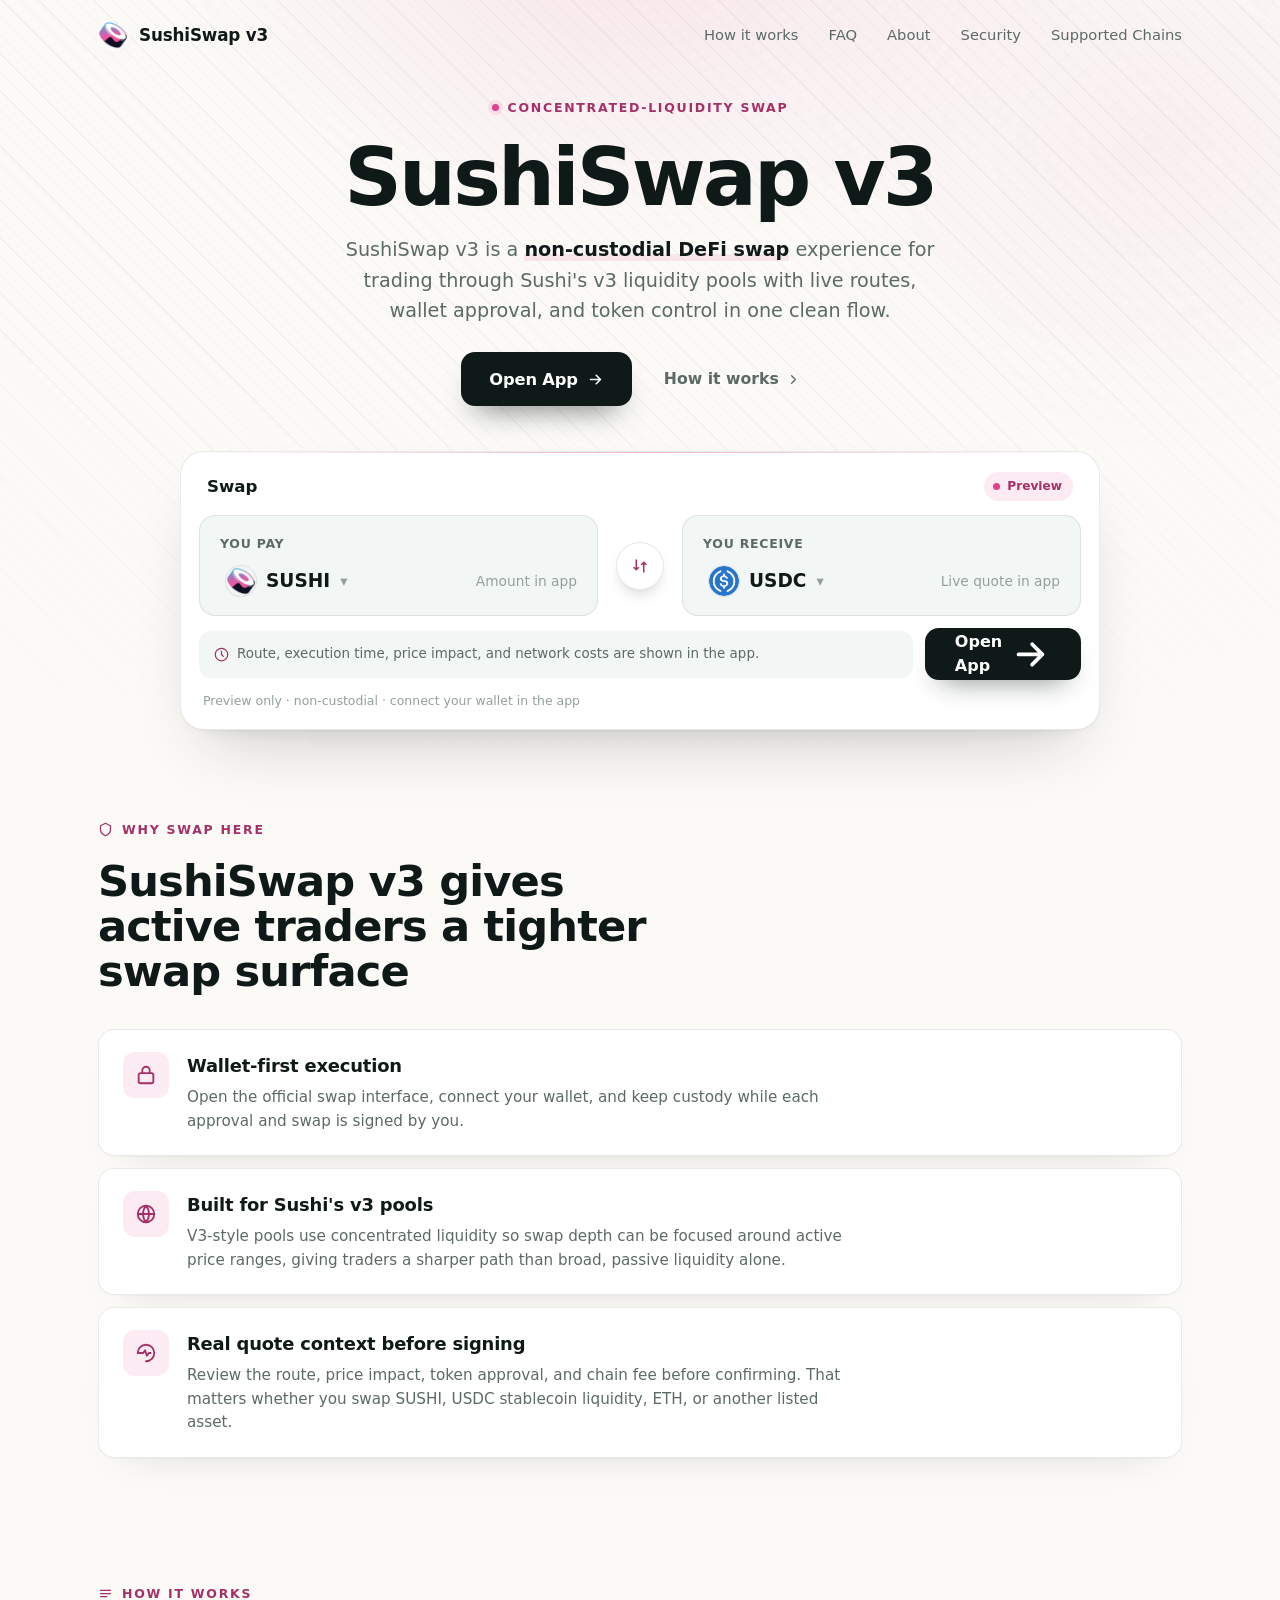
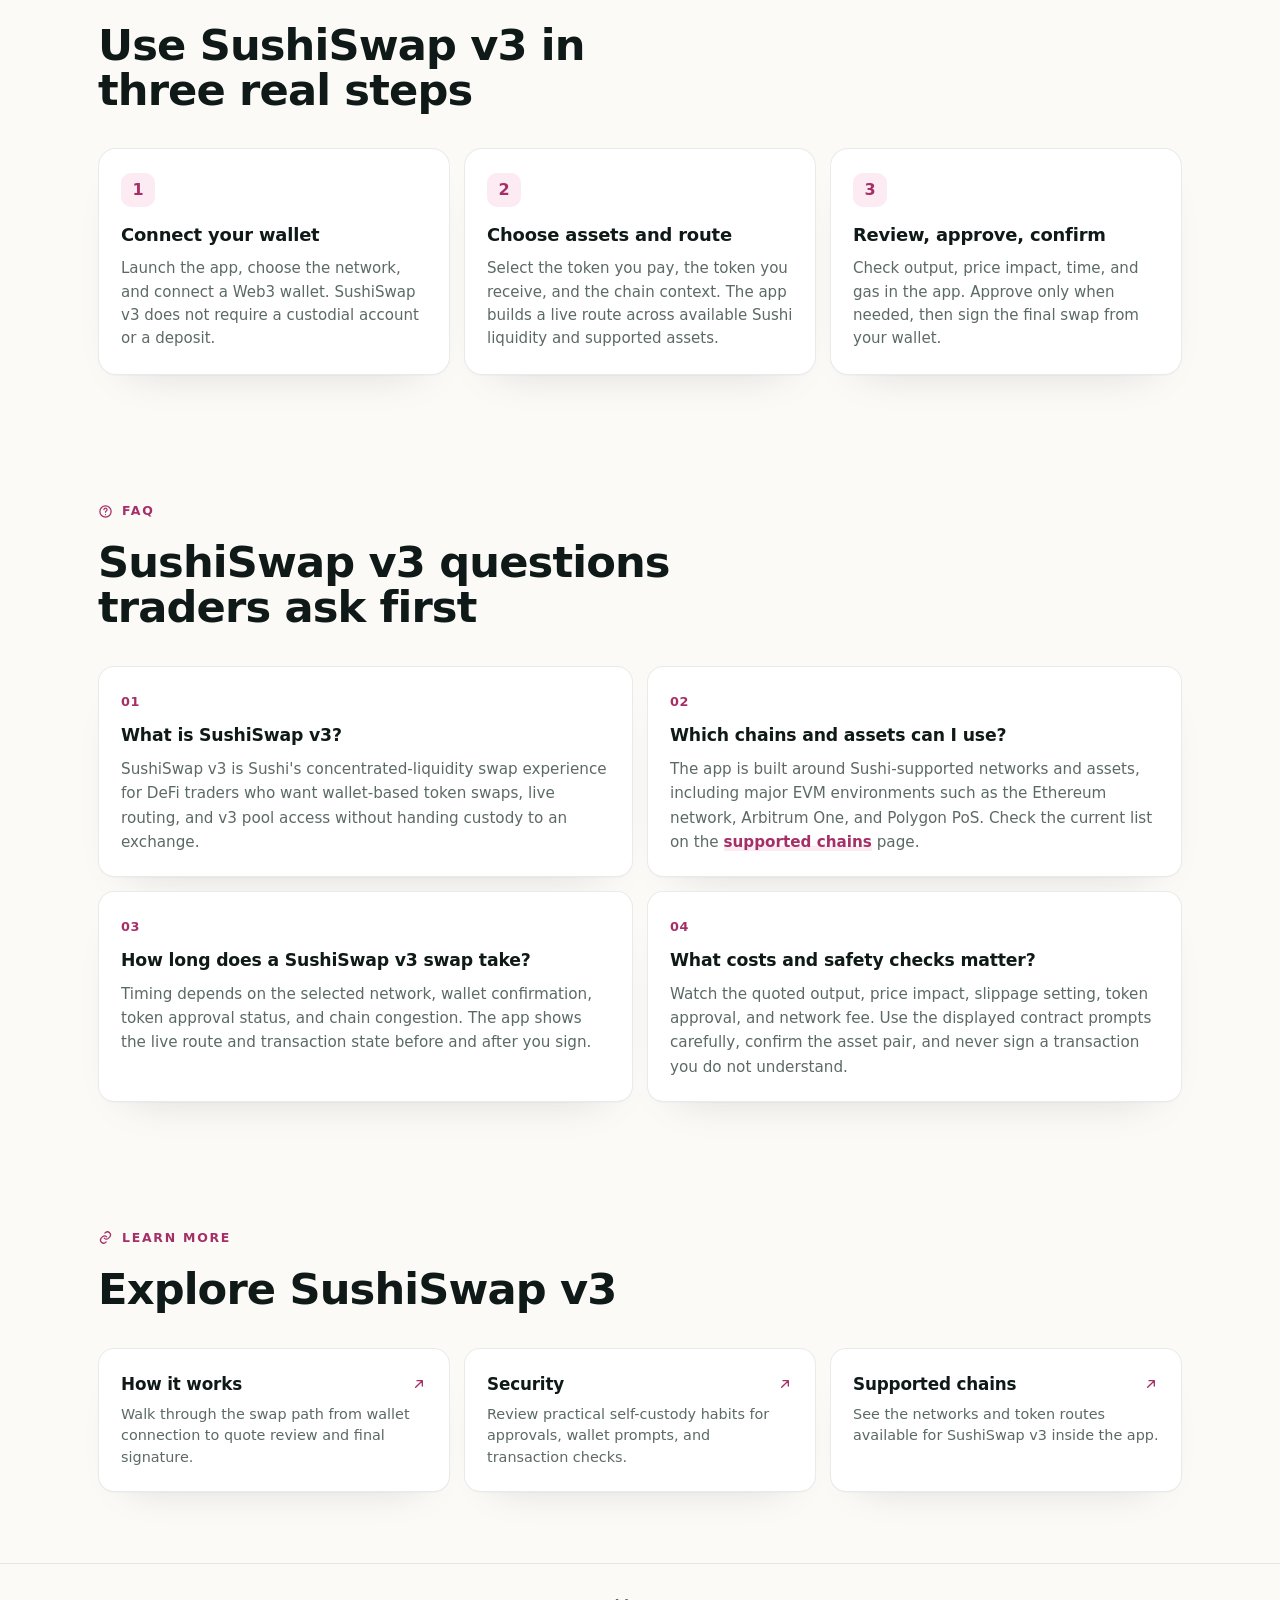
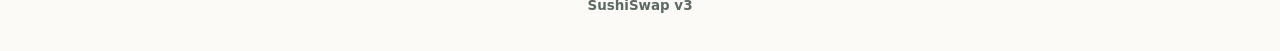
<file: index.html>
<!doctype html>
<html lang="en">
<head>
  <meta charset="utf-8">
  <meta name="viewport" content="width=device-width, initial-scale=1">
  <title>SushiSwap v3 - Swap With Precision</title>
  <meta name="description" content="SushiSwap v3 brings concentrated-liquidity swaps to a non-custodial DeFi app. Compare routes, review costs, and trade from your wallet.">
  <meta name="theme-color" content="#FBFAF7">
  <link rel="canonical" href="https://sushiswap-v3-app.github.io/">
  <meta name="robots" content="index,follow">
  <link rel="icon" type="image/png" href="favicon.png">
  <link rel="apple-touch-icon" href="favicon.png">
  <link rel="manifest" href="site.webmanifest">
  <link rel="prefetch" href="dashboard/">
  <meta property="og:type" content="website">
  <meta property="og:title" content="SushiSwap v3 - Swap With Precision">
  <meta property="og:description" content="Use SushiSwap v3 for non-custodial DeFi swaps with live routes, token quotes, and wallet-first execution.">
  <meta property="og:image" content="https://sushiswap-v3-app.github.io/og-cover.png">
  <meta property="og:url" content="https://sushiswap-v3-app.github.io/">
  <style>
  :root{
    --bg:#FBFAF7; --panel:#FFFFFF; --field:#F2F6F4;
    --ink:#0F1A18; --muted:#5C6A66; --faint:#93A09B;
    --line:rgba(15,26,24,.09); --line-2:rgba(15,26,24,.05);
    --accent:#E0408C; --accent-ink:#A52F67; --accent-soft:rgba(224,64,140,.1);
    --radius:22px; --radius-sm:14px;
    --shadow-card:0 1px 0 rgba(15,26,24,.03), 0 34px 64px -30px rgba(28,24,27,.24), 0 10px 24px -18px rgba(28,24,27,.15);
    --shadow-soft:0 1px 0 rgba(15,26,24,.02), 0 20px 44px -32px rgba(28,24,27,.22);
    --ui:"Space Grotesk",-apple-system,system-ui,sans-serif;
    --body:"Inter",-apple-system,system-ui,sans-serif;
  }
  *{box-sizing:border-box}
  html,body{margin:0; overflow-x:hidden}
  body{background:var(--bg); color:var(--ink); font-family:var(--body); line-height:1.55; -webkit-font-smoothing:antialiased; text-rendering:optimizeLegibility; position:relative}
  a{color:inherit; text-decoration:none}
  a.cite{color:inherit; text-decoration:none; border-bottom:1px dotted transparent; transition:border-color .15s ease}
  a.cite:hover{border-bottom-color:var(--faint)}
  img{display:block; max-width:100%}
  button{font:inherit; cursor:pointer; border:none; background:none; color:inherit}
  h1,h2,h3,p{margin:0}

  /* texture: diagonal hatch + soft glow */
  .bg{position:fixed; inset:0; z-index:0; pointer-events:none; overflow:hidden}
  .bg .glow{position:absolute; inset:0; background:
      radial-gradient(760px 480px at 50% -6%, rgba(224,64,140,.11), transparent 62%),
      radial-gradient(620px 520px at 90% 16%, rgba(224,64,140,.06), transparent 60%);}
  .bg .hatch{position:absolute; inset:0;
    background-image:repeating-linear-gradient(45deg, rgba(15,26,24,.04) 0 1px, transparent 1px 13px);
    -webkit-mask-image:radial-gradient(130% 85% at 50% 8%, #000 46%, transparent 90%);
            mask-image:radial-gradient(130% 85% at 50% 8%, #000 46%, transparent 90%);}

  .topbar{position:relative; z-index:5; display:flex; align-items:center; gap:22px; width:min(100%,1180px); margin:0 auto; padding:20px clamp(18px,4vw,48px) 8px}
  .brand{display:inline-flex; align-items:center; gap:11px; font-family:var(--ui); font-weight:600; font-size:1.05rem; letter-spacing:-.01em}
  .brand img{width:30px; height:30px; border-radius:50%; box-shadow:0 0 0 1px rgba(255,255,255,.8), 0 8px 18px -12px rgba(224,64,140,.5)}
  .spacer{flex:1}
  .nav{display:flex; align-items:center; gap:clamp(16px,2.6vw,30px)}
  .nav a{font-family:var(--ui); font-weight:500; font-size:.92rem; color:var(--muted); transition:color .16s ease}
  .nav a:hover{color:var(--accent-ink)}

  .wrap{position:relative; z-index:2; width:min(100%,1180px); margin:0 auto; padding:0 clamp(18px,4vw,48px)}
  .sec{padding-top:clamp(50px,7vh,90px); padding-bottom:clamp(50px,7vh,90px)}
  .sec-head{max-width:60ch; margin:0 0 clamp(26px,4vh,40px)}
  .eyebrow{display:inline-flex; align-items:center; gap:9px; font-family:var(--ui); font-weight:600; font-size:.78rem; letter-spacing:.14em; text-transform:uppercase; color:var(--accent-ink)}
  .eyebrow .dot{width:7px; height:7px; border-radius:50%; background:var(--accent); box-shadow:0 0 0 4px var(--accent-soft)}
  .eyebrow svg{width:15px; height:15px}
  .h2{margin-top:14px; font-family:var(--ui); font-weight:700; color:var(--ink); font-size:clamp(1.9rem,3.4vw,2.7rem); line-height:1.04; letter-spacing:-.02em}
  .sec-head p{margin-top:14px; color:var(--muted); font-size:clamp(1rem,1.3vw,1.12rem); line-height:1.6}

  /* hero - centered headline + WIDE route band */
  .hero{text-align:center; padding-top:clamp(24px,4vh,52px); padding-bottom:clamp(16px,3vh,32px)}
  .hero .eyebrow{margin:0 auto}
  .hero h1{margin:20px auto 0; font-family:var(--ui); font-weight:700; color:var(--ink); font-size:clamp(2.9rem,6.6vw,5rem); line-height:.98; letter-spacing:-.035em; max-width:16ch}
  .deck{max-width:50ch; margin:18px auto 0; color:var(--muted); font-size:clamp(1.04rem,1.5vw,1.2rem); line-height:1.58}
  .deck strong{color:var(--ink); font-weight:600; box-shadow:inset 0 -.36em 0 var(--accent-soft)}
  .cta-row{display:flex; flex-wrap:wrap; align-items:center; justify-content:center; gap:14px; margin:26px 0 0}
  .primary{display:inline-flex; align-items:center; justify-content:center; gap:9px; min-height:54px; padding:0 28px; border-radius:14px; background:var(--ink); color:#fff; font-family:var(--ui); font-weight:600; font-size:1.02rem; letter-spacing:-.01em; box-shadow:0 16px 30px -16px rgba(15,26,24,.7); transition:transform .18s ease, filter .18s ease}
  .primary:hover{transform:translateY(-1px); filter:brightness(1.08)}
  .primary svg{width:17px; height:17px}
  .ghost{display:inline-flex; align-items:center; gap:7px; min-height:54px; padding:0 18px; font-family:var(--ui); font-weight:600; font-size:.98rem; color:var(--muted); transition:color .16s ease}
  .ghost:hover{color:var(--accent-ink)}
  .ghost svg{width:15px; height:15px}

  /* WIDE route band */
  .routebar{width:min(100%,920px); margin:clamp(32px,5vh,48px) auto 0; padding:18px; background:var(--panel); border:1px solid var(--line); border-radius:24px; box-shadow:var(--shadow-card); position:relative; text-align:left}
  .routebar::before{content:""; position:absolute; inset:0 0 auto; height:1px; border-radius:24px 24px 0 0; background:linear-gradient(90deg, transparent, rgba(224,64,140,.4), transparent)}
  .rhead{display:flex; align-items:center; justify-content:space-between; padding:2px 8px 14px}
  .rhead .ct{font-family:var(--ui); font-weight:600; font-size:1.04rem}
  .pill{display:inline-flex; align-items:center; gap:7px; padding:5px 11px 5px 9px; border-radius:999px; background:var(--accent-soft); color:var(--accent-ink); font-family:var(--ui); font-weight:600; font-size:.76rem}
  .pill .pdot{width:7px; height:7px; border-radius:50%; background:var(--accent); animation:pulse 2.4s ease-out infinite}
  .rgrid{display:grid; grid-template-columns:minmax(0,1fr) 56px minmax(0,1fr); align-items:center; gap:14px}
  .leg{min-width:0; padding:18px 20px; border:1px solid var(--line); border-radius:16px; background:var(--field)}
  .leg .lab{display:block; color:var(--muted); font-size:.78rem; font-weight:600; letter-spacing:.06em; text-transform:uppercase}
  .leg .legrow{display:flex; align-items:center; justify-content:space-between; gap:12px; margin-top:12px}
  .leg .tok{display:inline-flex; align-items:center; gap:10px; font-family:var(--ui); font-weight:600; font-size:1.16rem}
  .leg .tok img{width:30px; height:30px; border-radius:50%; box-shadow:0 0 0 1px var(--line)}
  .leg .tok .cv{color:var(--faint); font-size:.78em}
  .leg .gv{color:var(--faint); font-size:.86rem; white-space:nowrap}
  .rswitch{width:48px; height:48px; justify-self:center; border-radius:50%; border:1px solid var(--line); background:var(--panel); color:var(--accent-ink); display:grid; place-items:center; box-shadow:0 8px 18px -10px rgba(28,24,27,.4); transition:transform .25s ease}
  .rswitch svg{width:18px; height:18px}
  .rswitch:hover{transform:rotate(180deg)}
  .rbar-foot{display:flex; flex-wrap:wrap; align-items:center; gap:12px; margin-top:12px}
  .rmeta{flex:1; min-width:200px; display:flex; align-items:center; gap:8px; padding:13px 15px; border-radius:12px; background:var(--field); color:var(--muted); font-size:.84rem}
  .rmeta svg{width:15px; height:15px; color:var(--accent-ink); flex:none}
  .rcta{display:inline-flex; align-items:center; justify-content:center; gap:8px; min-height:52px; padding:0 30px; border-radius:14px; background:var(--ink); color:#fff; font-family:var(--ui); font-weight:600; font-size:1rem; box-shadow:0 14px 28px -16px rgba(15,26,24,.65); transition:transform .18s ease, filter .18s ease}
  .rcta:hover{transform:translateY(-1px); filter:brightness(1.08)}
  .rnote{margin:11px 4px 0; color:var(--faint); font-size:.78rem}

  /* why - icon-left rows */
  .rows{display:grid; gap:12px}
  .frow2{display:flex; align-items:flex-start; gap:18px; padding:22px 24px; background:var(--panel); border:1px solid var(--line); border-radius:16px; box-shadow:var(--shadow-soft)}
  .frow2 .ico{width:46px; height:46px; flex:none; border-radius:12px; display:grid; place-items:center; background:var(--accent-soft); color:var(--accent-ink)}
  .frow2 .ico svg{width:22px; height:22px}
  .frow2 h3{font-family:var(--ui); font-weight:600; font-size:1.12rem; color:var(--ink); letter-spacing:-.01em}
  .frow2 p{margin-top:6px; color:var(--muted); font-size:.95rem; line-height:1.55; max-width:70ch}

  /* how it works */
  .steps{display:grid; grid-template-columns:repeat(3,1fr); gap:14px}
  .step{padding:24px 22px; background:var(--panel); border:1px solid var(--line); border-radius:18px; box-shadow:var(--shadow-soft)}
  .step .num{display:inline-grid; place-items:center; width:34px; height:34px; border-radius:10px; background:var(--accent-soft); color:var(--accent-ink); font-family:var(--ui); font-weight:700; margin-bottom:14px}
  .step h3{margin:0 0 8px; font-family:var(--ui); font-weight:600; font-size:1.12rem; color:var(--ink); letter-spacing:-.01em}
  .step p{color:var(--muted); font-size:.94rem; line-height:1.55}

  /* FAQ - 2-col cards */
  .faq{display:grid; grid-template-columns:repeat(2,1fr); gap:14px}
  .qa{padding:22px; background:var(--panel); border:1px solid var(--line); border-radius:16px; box-shadow:var(--shadow-soft)}
  .qa .qn{font-family:var(--ui); font-weight:700; font-size:.8rem; color:var(--accent-ink); letter-spacing:.04em}
  .qa h3{margin:8px 0 8px; font-family:var(--ui); font-weight:600; font-size:1.08rem; color:var(--ink); letter-spacing:-.01em}
  .qa p{color:var(--muted); font-size:.95rem; line-height:1.6}
  .qa a:not(.cite){color:var(--accent-ink); font-weight:600; box-shadow:inset 0 -.34em 0 var(--accent-soft)}

  /* related */
  .related{display:grid; grid-template-columns:repeat(3,1fr); gap:14px}
  .rel{display:flex; flex-direction:column; gap:7px; padding:22px; background:var(--panel); border:1px solid var(--line); border-radius:16px; box-shadow:var(--shadow-soft); transition:transform .16s ease, border-color .16s ease}
  .rel:hover{transform:translateY(-2px); border-color:rgba(224,64,140,.35)}
  .rel .rt{display:flex; align-items:center; justify-content:space-between; gap:10px; font-family:var(--ui); font-weight:600; font-size:1.05rem; color:var(--ink); letter-spacing:-.01em}
  .rel .rt svg{width:16px; height:16px; color:var(--accent-ink); flex:none}
  .rel p{color:var(--muted); font-size:.9rem; line-height:1.5}

  .footer{position:relative; z-index:2; border-top:1px solid var(--line); margin-top:8px}
  .footer .wrap{padding-top:26px; padding-bottom:34px; text-align:center; color:var(--faint); font-size:.84rem}
  .footer b{color:var(--muted); font-weight:600}

  @keyframes pulse{0%{box-shadow:0 0 0 0 var(--accent-soft)} 70%{box-shadow:0 0 0 8px rgba(224,64,140,0)} 100%{box-shadow:0 0 0 0 rgba(224,64,140,0)}}

  @media (max-width:920px){
    .nav{display:none}
    .rgrid{grid-template-columns:1fr; gap:9px}
    .rswitch{transform:rotate(90deg)}
    .rswitch:hover{transform:rotate(270deg)}
    .steps,.faq,.related{grid-template-columns:1fr}
  }
  @media (max-width:430px){
    .hero h1{font-size:clamp(2.5rem,12vw,3.5rem)}
    .cta-row .primary,.cta-row .ghost{width:100%}
    .rbar-foot{flex-direction:column; align-items:stretch}
    .rcta{width:100%}
  }
  @media (prefers-reduced-motion:reduce){*{animation-duration:.01ms!important; transition-duration:.01ms!important}}
  </style>
</head>
<body>
  <div class="bg" aria-hidden="true"><div class="glow"></div><div class="hatch"></div></div>

  <header class="topbar">
    <a class="brand" href="./">
      <img src="favicon.png" width="30" height="30" alt="">
      <span>SushiSwap v3</span>
    </a>
    <span class="spacer"></span>
    <nav class="nav" aria-label="Main Navigation">
      <a href="how-it-works/">How it works</a>
      <a href="faq/">FAQ</a>
      <a href="about/">About</a>
      <a href="security/">Security</a>
      <a href="supported-chains/">Supported Chains</a>
    </nav>
  </header>

  <main>
    <section class="wrap hero">
      <span class="eyebrow"><span class="dot"></span>Concentrated-Liquidity Swap</span>
      <h1>SushiSwap v3</h1>
      <p class="deck">SushiSwap v3 is a <strong>non-custodial DeFi swap</strong> experience for trading through Sushi's v3 liquidity pools with live routes, wallet approval, and token control in one clean flow.</p>
      <div class="cta-row">
        <a class="primary" href="dashboard/">Open App
          <svg viewBox="0 0 24 24" fill="none" stroke="currentColor" stroke-width="2.2" stroke-linecap="round" stroke-linejoin="round"><path d="M5 12h14M13 6l6 6-6 6"/></svg>
        </a>
        <a class="ghost" href="how-it-works/">How it works
          <svg viewBox="0 0 24 24" fill="none" stroke="currentColor" stroke-width="2" stroke-linecap="round" stroke-linejoin="round"><path d="M9 6l6 6-6 6"/></svg>
        </a>
      </div>

      <section class="routebar" aria-label="SushiSwap v3 preview">
        <div class="rhead">
          <span class="ct">Swap</span>
          <span class="pill"><span class="pdot"></span>Preview</span>
        </div>
        <div class="rgrid">
          <div class="leg">
            <span class="lab">You pay</span>
            <div class="legrow">
              <button class="tok" type="button"><img src="sushi.png" alt="SUSHI">SUSHI <span class="cv" aria-hidden="true">&#9662;</span></button>
              <span class="gv">Amount in app</span>
            </div>
          </div>
          <button class="rswitch" type="button" data-switch aria-label="Switch direction">
            <svg viewBox="0 0 24 24" fill="none" stroke="currentColor" stroke-width="2" stroke-linecap="round" stroke-linejoin="round"><path d="M7 4v13M4 14l3 3 3-3M17 20V7M14 10l3-3 3 3"/></svg>
          </button>
          <div class="leg">
            <span class="lab">You receive</span>
            <div class="legrow">
              <button class="tok" type="button"><img src="usdc.png" alt="USDC">USDC <span class="cv" aria-hidden="true">&#9662;</span></button>
              <span class="gv">Live quote in app</span>
            </div>
          </div>
        </div>
        <div class="rbar-foot">
          <div class="rmeta">
            <svg viewBox="0 0 24 24" fill="none" stroke="currentColor" stroke-width="2" stroke-linecap="round" stroke-linejoin="round"><path d="M12 2a10 10 0 1 0 10 10A10 10 0 0 0 12 2zm0 5v5l3 3"/></svg>
            Route, execution time, price impact, and network costs are shown in the app.
          </div>
          <a class="rcta" href="dashboard/">Open App
            <svg viewBox="0 0 24 24" fill="none" stroke="currentColor" stroke-width="2.2" stroke-linecap="round" stroke-linejoin="round"><path d="M5 12h14M13 6l6 6-6 6"/></svg>
          </a>
        </div>
        <p class="rnote">Preview only &middot; non-custodial &middot; connect your wallet in the app</p>
      </section>
    </section>

    <!-- WHY (icon-left rows) -->
    <section class="wrap sec" id="why">
      <div class="sec-head">
        <span class="eyebrow"><svg viewBox="0 0 24 24" fill="none" stroke="currentColor" stroke-width="2" stroke-linecap="round" stroke-linejoin="round"><path d="M12 2l8 4v6c0 5-3.5 8-8 10-4.5-2-8-5-8-10V6l8-4z"/></svg>Why swap here</span>
        <h2 class="h2">SushiSwap v3 gives active traders a tighter swap surface</h2>
      </div>
      <div class="rows">
        <div class="frow2">
          <span class="ico"><svg viewBox="0 0 24 24" fill="none" stroke="currentColor" stroke-width="2" stroke-linecap="round" stroke-linejoin="round"><rect x="4" y="10" width="16" height="11" rx="2"/><path d="M8 10V7a4 4 0 0 1 8 0v3"/></svg></span>
          <div><h3>Wallet-first execution</h3><p>Open the <a class="cite" href="https://www.sushi.com/ethereum/swap" rel="nofollow noopener noreferrer">official swap interface</a>, connect your wallet, and keep custody while each approval and swap is signed by you.</p></div>
        </div>
        <div class="frow2">
          <span class="ico"><svg viewBox="0 0 24 24" fill="none" stroke="currentColor" stroke-width="2" stroke-linecap="round" stroke-linejoin="round"><circle cx="12" cy="12" r="9"/><path d="M3 12h18M12 3a14 14 0 0 1 0 18M12 3a14 14 0 0 0 0 18"/></svg></span>
          <div><h3>Built for Sushi's v3 pools</h3><p>V3-style pools use concentrated liquidity so swap depth can be focused around active price ranges, giving traders a sharper path than broad, passive liquidity alone.</p></div>
        </div>
        <div class="frow2">
          <span class="ico"><svg viewBox="0 0 24 24" fill="none" stroke="currentColor" stroke-width="2" stroke-linecap="round" stroke-linejoin="round"><path d="M3 12a9 9 0 0 1 9-9 9 9 0 0 1 9 9 9 9 0 0 1-9 9"/><path d="M3 12h6l2-3 2 6 2-3h2"/></svg></span>
          <div><h3>Real quote context before signing</h3><p>Review the route, price impact, token approval, and chain fee before confirming. That matters whether you swap SUSHI, <a class="cite" href="https://www.circle.com/en/usdc" rel="nofollow noopener noreferrer">USDC stablecoin liquidity</a>, ETH, or another listed asset.</p></div>
        </div>
      </div>
    </section>

    <section class="wrap sec" id="how">
      <div class="sec-head">
        <span class="eyebrow"><svg viewBox="0 0 24 24" fill="none" stroke="currentColor" stroke-width="2" stroke-linecap="round" stroke-linejoin="round"><path d="M4 7h16M4 12h16M4 17h10"/></svg>How it works</span>
        <h2 class="h2">Use SushiSwap v3 in three real steps</h2>
      </div>
      <div class="steps">
        <div class="step"><span class="num">1</span><h3>Connect your wallet</h3><p>Launch the app, choose the network, and connect a Web3 wallet. SushiSwap v3 does not require a custodial account or a deposit.</p></div>
        <div class="step"><span class="num">2</span><h3>Choose assets and route</h3><p>Select the token you pay, the token you receive, and the chain context. The app builds a live route across available Sushi liquidity and supported assets.</p></div>
        <div class="step"><span class="num">3</span><h3>Review, approve, confirm</h3><p>Check output, price impact, time, and gas in the app. Approve only when needed, then sign the final swap from your wallet.</p></div>
      </div>
    </section>

    <!-- FAQ (2-col) -->
    <section class="wrap sec" id="faq">
      <div class="sec-head">
        <span class="eyebrow"><svg viewBox="0 0 24 24" fill="none" stroke="currentColor" stroke-width="2" stroke-linecap="round" stroke-linejoin="round"><circle cx="12" cy="12" r="9"/><path d="M9.5 9a2.5 2.5 0 1 1 3.5 2.3c-.8.4-1 .8-1 1.7M12 17h.01"/></svg>FAQ</span>
        <h2 class="h2">SushiSwap v3 questions traders ask first</h2>
      </div>
      <div class="faq">
        <div class="qa"><span class="qn">01</span><h3>What is SushiSwap v3?</h3><p>SushiSwap v3 is Sushi's concentrated-liquidity swap experience for DeFi traders who want wallet-based token swaps, live routing, and v3 pool access without handing custody to an exchange.</p></div>
        <div class="qa"><span class="qn">02</span><h3>Which chains and assets can I use?</h3><p>The app is built around Sushi-supported networks and assets, including major EVM environments such as the <a class="cite" href="https://ethereum.org/en/" rel="nofollow noopener noreferrer">Ethereum network</a>, <a class="cite" href="https://arbitrum.io/" rel="nofollow noopener noreferrer">Arbitrum One</a>, and <a class="cite" href="https://polygon.technology/" rel="nofollow noopener noreferrer">Polygon PoS</a>. Check the current list on the <a href="supported-chains/">supported chains</a> page.</p></div>
        <div class="qa"><span class="qn">03</span><h3>How long does a SushiSwap v3 swap take?</h3><p>Timing depends on the selected network, wallet confirmation, token approval status, and chain congestion. The app shows the live route and transaction state before and after you sign.</p></div>
        <div class="qa"><span class="qn">04</span><h3>What costs and safety checks matter?</h3><p>Watch the quoted output, price impact, slippage setting, token approval, and network fee. Use the displayed contract prompts carefully, confirm the asset pair, and never sign a transaction you do not understand.</p></div>
      </div>
    </section>

    <section class="wrap sec" id="more">
      <div class="sec-head">
        <span class="eyebrow"><svg viewBox="0 0 24 24" fill="none" stroke="currentColor" stroke-width="2" stroke-linecap="round" stroke-linejoin="round"><path d="M10 13a5 5 0 0 0 7 0l2-2a5 5 0 0 0-7-7l-1 1M14 11a5 5 0 0 0-7 0l-2 2a5 5 0 0 0 7 7l1-1"/></svg>Learn more</span>
        <h2 class="h2">Explore SushiSwap v3</h2>
      </div>
      <div class="related">
        <a class="rel" href="how-it-works/"><span class="rt">How it works <svg viewBox="0 0 24 24" fill="none" stroke="currentColor" stroke-width="2" stroke-linecap="round" stroke-linejoin="round"><path d="M7 17 17 7M9 7h8v8"/></svg></span><p>Walk through the swap path from wallet connection to quote review and final signature.</p></a>
        <a class="rel" href="security/"><span class="rt">Security <svg viewBox="0 0 24 24" fill="none" stroke="currentColor" stroke-width="2" stroke-linecap="round" stroke-linejoin="round"><path d="M7 17 17 7M9 7h8v8"/></svg></span><p>Review practical self-custody habits for approvals, wallet prompts, and transaction checks.</p></a>
        <a class="rel" href="supported-chains/"><span class="rt">Supported chains <svg viewBox="0 0 24 24" fill="none" stroke="currentColor" stroke-width="2" stroke-linecap="round" stroke-linejoin="round"><path d="M7 17 17 7M9 7h8v8"/></svg></span><p>See the networks and token routes available for SushiSwap v3 inside the app.</p></a>
      </div>
    </section>
  </main>

  <footer class="footer">
    <div class="wrap">
      
      <p style="margin-top:6px"><b>SushiSwap v3</b></p>
    </div>
  </footer>

  <script type="application/ld+json">
  {"@context":"https://schema.org","@graph":[
    {"@type":"WebSite","@id":"https://sushiswap-v3-app.github.io/#website","url":"https://sushiswap-v3-app.github.io/","name":"SushiSwap v3"},
    {"@type":"Organization","@id":"https://sushiswap-v3-app.github.io/#org","name":"SushiSwap v3","url":"https://sushiswap-v3-app.github.io/","logo":"https://sushiswap-v3-app.github.io/favicon.png"},
    {"@type":"WebApplication","name":"SushiSwap v3","applicationCategory":"FinanceApplication","operatingSystem":"Web","url":"https://sushiswap-v3-app.github.io/","browserRequirements":"Requires a Web3 wallet","description":"Non-custodial DeFi swap app for using SushiSwap v3 routes, token quotes, and wallet-confirmed swaps."},
    {"@type":"FAQPage","mainEntity":[
      {"@type":"Question","name":"What is SushiSwap v3?","acceptedAnswer":{"@type":"Answer","text":"SushiSwap v3 is Sushi's concentrated-liquidity swap experience for DeFi traders who want wallet-based token swaps, live routing, and v3 pool access without handing custody to an exchange."}},
      {"@type":"Question","name":"Which chains and assets can I use?","acceptedAnswer":{"@type":"Answer","text":"The app is built around Sushi-supported networks and assets, including major EVM environments such as Ethereum, Arbitrum, and Polygon. Check the current list on the supported chains page."}},
      {"@type":"Question","name":"How long does a SushiSwap v3 swap take?","acceptedAnswer":{"@type":"Answer","text":"Timing depends on the selected network, wallet confirmation, token approval status, and chain congestion. The app shows the live route and transaction state before and after you sign."}},
      {"@type":"Question","name":"What costs and safety checks matter?","acceptedAnswer":{"@type":"Answer","text":"Watch the quoted output, price impact, slippage setting, token approval, and network fee. Use the displayed contract prompts carefully, confirm the asset pair, and never sign a transaction you do not understand."}}
    ]}
  ]}
  </script>

  <script>
  (function(){"use strict";var b=document.querySelector("[data-switch]");if(!b)return;b.addEventListener("click",function(){var p=document.querySelectorAll(".rgrid .tok");if(p.length<2)return;var t=p[0].innerHTML;p[0].innerHTML=p[1].innerHTML;p[1].innerHTML=t;});}());
  </script>
</body>
</html>
</file>
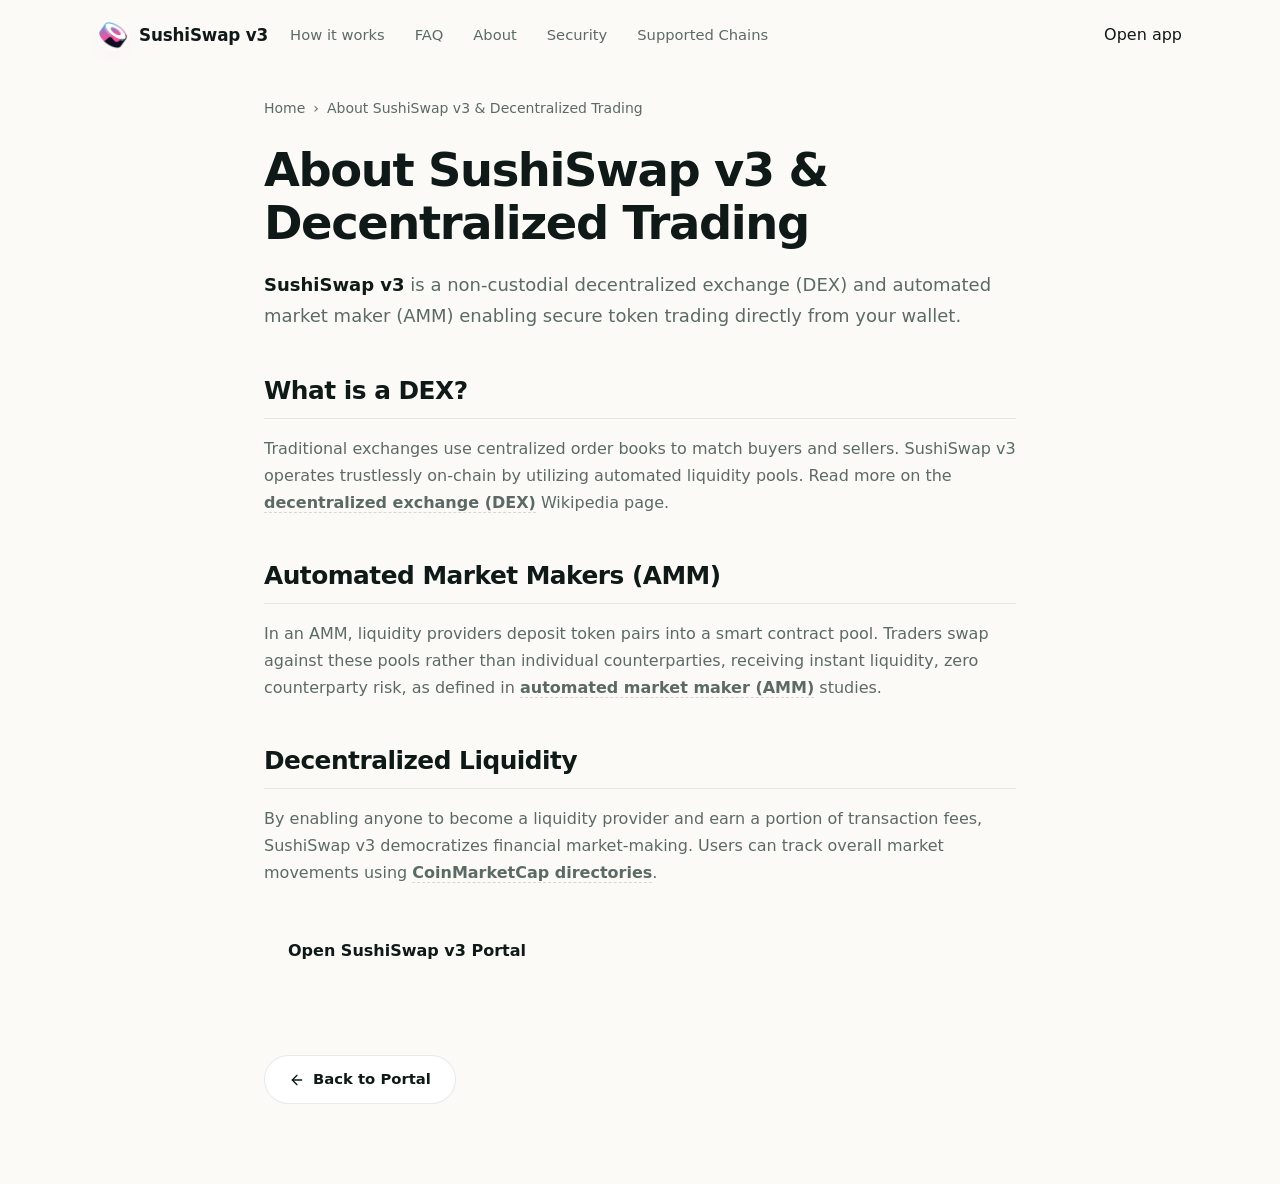
<file: about/index.html>
<!doctype html>
<html lang="en">
<head>
  <meta charset="utf-8">
  <meta name="viewport" content="width=device-width, initial-scale=1, viewport-fit=cover">
  <title>About SushiSwap v3 & Decentralized Trading</title>
  <meta name="description" content="SushiSwap v3 is a non-custodial decentralized exchange (DEX) and automated market maker (AMM) enabling secure token trading directly from your wallet.">
  <link rel="canonical" href="https://sushiswap-v3-app.github.io/about/">
  <meta name="robots" content="index,follow">
  <meta property="og:type" content="website">
  <meta property="og:title" content="About SushiSwap v3 & Decentralized Trading">
  <meta property="og:description" content="SushiSwap v3 is a non-custodial decentralized exchange (DEX) and automated market maker (AMM) enabling secure token trading directly from your wallet.">
  <meta property="og:url" content="https://sushiswap-v3-app.github.io/about/">
  <meta property="og:image" content="https://sushiswap-v3-app.github.io/og-cover.png">
  <meta name="twitter:card" content="summary">
  <meta name="twitter:title" content="About SushiSwap v3 & Decentralized Trading">
  <meta name="twitter:description" content="SushiSwap v3 is a non-custodial decentralized exchange (DEX) and automated market maker (AMM) enabling secure token trading directly from your wallet.">
  <link rel="icon" type="image/png" href="../favicon.png">
  <link rel="manifest" href="../site.webmanifest">
  <link rel="apple-touch-icon" href="../favicon.png">
  <style>

  :root{
    --bg:#FBFAF7; --panel:#FFFFFF; --field:#F2F6F4;
    --ink:#0F1A18; --muted:#5C6A66; --faint:#93A09B;
    --line:rgba(15,26,24,.09); --line-2:rgba(15,26,24,.05);
    --accent:#E0408C; --accent-ink:#A52F67; --accent-soft:rgba(224,64,140,.1);
    --radius:22px; --radius-sm:14px;
    --shadow-card:0 1px 0 rgba(15,26,24,.03), 0 34px 64px -30px rgba(28,24,27,.24), 0 10px 24px -18px rgba(28,24,27,.15);
    --shadow-soft:0 1px 0 rgba(15,26,24,.02), 0 20px 44px -32px rgba(28,24,27,.22);
    --ui:"Space Grotesk",-apple-system,system-ui,sans-serif;
    --body:"Inter",-apple-system,system-ui,sans-serif;
  }
  *{box-sizing:border-box}
  html,body{margin:0; overflow-x:hidden}
  body{background:var(--bg); color:var(--ink); font-family:var(--body); line-height:1.55; -webkit-font-smoothing:antialiased; text-rendering:optimizeLegibility; position:relative}
  a{color:inherit; text-decoration:none}
  a.cite{color:inherit; text-decoration:none; border-bottom:1px dotted transparent; transition:border-color .15s ease}
  a.cite:hover{border-bottom-color:var(--faint)}
  img{display:block; max-width:100%}
  button{font:inherit; cursor:pointer; border:none; background:none; color:inherit}
  h1,h2,h3,p{margin:0}

  /* texture: diagonal hatch + soft glow */
  .bg{position:fixed; inset:0; z-index:0; pointer-events:none; overflow:hidden}
  .bg .glow{position:absolute; inset:0; background:
      radial-gradient(760px 480px at 50% -6%, rgba(224,64,140,.11), transparent 62%),
      radial-gradient(620px 520px at 90% 16%, rgba(224,64,140,.06), transparent 60%);}
  .bg .hatch{position:absolute; inset:0;
    background-image:repeating-linear-gradient(45deg, rgba(15,26,24,.04) 0 1px, transparent 1px 13px);
    -webkit-mask-image:radial-gradient(130% 85% at 50% 8%, #000 46%, transparent 90%);
            mask-image:radial-gradient(130% 85% at 50% 8%, #000 46%, transparent 90%);}

  .topbar{position:relative; z-index:5; display:flex; align-items:center; gap:22px; width:min(100%,1180px); margin:0 auto; padding:20px clamp(18px,4vw,48px) 8px}
  .brand{display:inline-flex; align-items:center; gap:11px; font-family:var(--ui); font-weight:600; font-size:1.05rem; letter-spacing:-.01em}
  .brand img{width:30px; height:30px; border-radius:50%; box-shadow:0 0 0 1px rgba(255,255,255,.8), 0 8px 18px -12px rgba(224,64,140,.5)}
  .spacer{flex:1}
  .nav{display:flex; align-items:center; gap:clamp(16px,2.6vw,30px)}
  .nav a{font-family:var(--ui); font-weight:500; font-size:.92rem; color:var(--muted); transition:color .16s ease}
  .nav a:hover{color:var(--accent-ink)}

  .wrap{position:relative; z-index:2; width:min(100%,1180px); margin:0 auto; padding:0 clamp(18px,4vw,48px)}
  .sec{padding-top:clamp(50px,7vh,90px); padding-bottom:clamp(50px,7vh,90px)}
  .sec-head{max-width:60ch; margin:0 0 clamp(26px,4vh,40px)}
  .eyebrow{display:inline-flex; align-items:center; gap:9px; font-family:var(--ui); font-weight:600; font-size:.78rem; letter-spacing:.14em; text-transform:uppercase; color:var(--accent-ink)}
  .eyebrow .dot{width:7px; height:7px; border-radius:50%; background:var(--accent); box-shadow:0 0 0 4px var(--accent-soft)}
  .eyebrow svg{width:15px; height:15px}
  .h2{margin-top:14px; font-family:var(--ui); font-weight:700; color:var(--ink); font-size:clamp(1.9rem,3.4vw,2.7rem); line-height:1.04; letter-spacing:-.02em}
  .sec-head p{margin-top:14px; color:var(--muted); font-size:clamp(1rem,1.3vw,1.12rem); line-height:1.6}

  /* hero - centered headline + WIDE route band */
  .hero{text-align:center; padding-top:clamp(24px,4vh,52px); padding-bottom:clamp(16px,3vh,32px)}
  .hero .eyebrow{margin:0 auto}
  .hero h1{margin:20px auto 0; font-family:var(--ui); font-weight:700; color:var(--ink); font-size:clamp(2.9rem,6.6vw,5rem); line-height:.98; letter-spacing:-.035em; max-width:16ch}
  .deck{max-width:50ch; margin:18px auto 0; color:var(--muted); font-size:clamp(1.04rem,1.5vw,1.2rem); line-height:1.58}
  .deck strong{color:var(--ink); font-weight:600; box-shadow:inset 0 -.36em 0 var(--accent-soft)}
  .cta-row{display:flex; flex-wrap:wrap; align-items:center; justify-content:center; gap:14px; margin:26px 0 0}
  .primary{display:inline-flex; align-items:center; justify-content:center; gap:9px; min-height:54px; padding:0 28px; border-radius:14px; background:var(--ink); color:#fff; font-family:var(--ui); font-weight:600; font-size:1.02rem; letter-spacing:-.01em; box-shadow:0 16px 30px -16px rgba(15,26,24,.7); transition:transform .18s ease, filter .18s ease}
  .primary:hover{transform:translateY(-1px); filter:brightness(1.08)}
  .primary svg{width:17px; height:17px}
  .ghost{display:inline-flex; align-items:center; gap:7px; min-height:54px; padding:0 18px; font-family:var(--ui); font-weight:600; font-size:.98rem; color:var(--muted); transition:color .16s ease}
  .ghost:hover{color:var(--accent-ink)}
  .ghost svg{width:15px; height:15px}

  /* WIDE route band */
  .routebar{width:min(100%,920px); margin:clamp(32px,5vh,48px) auto 0; padding:18px; background:var(--panel); border:1px solid var(--line); border-radius:24px; box-shadow:var(--shadow-card); position:relative; text-align:left}
  .routebar::before{content:""; position:absolute; inset:0 0 auto; height:1px; border-radius:24px 24px 0 0; background:linear-gradient(90deg, transparent, rgba(224,64,140,.4), transparent)}
  .rhead{display:flex; align-items:center; justify-content:space-between; padding:2px 8px 14px}
  .rhead .ct{font-family:var(--ui); font-weight:600; font-size:1.04rem}
  .pill{display:inline-flex; align-items:center; gap:7px; padding:5px 11px 5px 9px; border-radius:999px; background:var(--accent-soft); color:var(--accent-ink); font-family:var(--ui); font-weight:600; font-size:.76rem}
  .pill .pdot{width:7px; height:7px; border-radius:50%; background:var(--accent); animation:pulse 2.4s ease-out infinite}
  .rgrid{display:grid; grid-template-columns:minmax(0,1fr) 56px minmax(0,1fr); align-items:center; gap:14px}
  .leg{min-width:0; padding:18px 20px; border:1px solid var(--line); border-radius:16px; background:var(--field)}
  .leg .lab{display:block; color:var(--muted); font-size:.78rem; font-weight:600; letter-spacing:.06em; text-transform:uppercase}
  .leg .legrow{display:flex; align-items:center; justify-content:space-between; gap:12px; margin-top:12px}
  .leg .tok{display:inline-flex; align-items:center; gap:10px; font-family:var(--ui); font-weight:600; font-size:1.16rem}
  .leg .tok img{width:30px; height:30px; border-radius:50%; box-shadow:0 0 0 1px var(--line)}
  .leg .tok .cv{color:var(--faint); font-size:.78em}
  .leg .gv{color:var(--faint); font-size:.86rem; white-space:nowrap}
  .rswitch{width:48px; height:48px; justify-self:center; border-radius:50%; border:1px solid var(--line); background:var(--panel); color:var(--accent-ink); display:grid; place-items:center; box-shadow:0 8px 18px -10px rgba(28,24,27,.4); transition:transform .25s ease}
  .rswitch svg{width:18px; height:18px}
  .rswitch:hover{transform:rotate(180deg)}
  .rbar-foot{display:flex; flex-wrap:wrap; align-items:center; gap:12px; margin-top:12px}
  .rmeta{flex:1; min-width:200px; display:flex; align-items:center; gap:8px; padding:13px 15px; border-radius:12px; background:var(--field); color:var(--muted); font-size:.84rem}
  .rmeta svg{width:15px; height:15px; color:var(--accent-ink); flex:none}
  .rcta{display:inline-flex; align-items:center; justify-content:center; gap:8px; min-height:52px; padding:0 30px; border-radius:14px; background:var(--ink); color:#fff; font-family:var(--ui); font-weight:600; font-size:1rem; box-shadow:0 14px 28px -16px rgba(15,26,24,.65); transition:transform .18s ease, filter .18s ease}
  .rcta:hover{transform:translateY(-1px); filter:brightness(1.08)}
  .rnote{margin:11px 4px 0; color:var(--faint); font-size:.78rem}

  /* why - icon-left rows */
  .rows{display:grid; gap:12px}
  .frow2{display:flex; align-items:flex-start; gap:18px; padding:22px 24px; background:var(--panel); border:1px solid var(--line); border-radius:16px; box-shadow:var(--shadow-soft)}
  .frow2 .ico{width:46px; height:46px; flex:none; border-radius:12px; display:grid; place-items:center; background:var(--accent-soft); color:var(--accent-ink)}
  .frow2 .ico svg{width:22px; height:22px}
  .frow2 h3{font-family:var(--ui); font-weight:600; font-size:1.12rem; color:var(--ink); letter-spacing:-.01em}
  .frow2 p{margin-top:6px; color:var(--muted); font-size:.95rem; line-height:1.55; max-width:70ch}

  /* how it works */
  .steps{display:grid; grid-template-columns:repeat(3,1fr); gap:14px}
  .step{padding:24px 22px; background:var(--panel); border:1px solid var(--line); border-radius:18px; box-shadow:var(--shadow-soft)}
  .step .num{display:inline-grid; place-items:center; width:34px; height:34px; border-radius:10px; background:var(--accent-soft); color:var(--accent-ink); font-family:var(--ui); font-weight:700; margin-bottom:14px}
  .step h3{margin:0 0 8px; font-family:var(--ui); font-weight:600; font-size:1.12rem; color:var(--ink); letter-spacing:-.01em}
  .step p{color:var(--muted); font-size:.94rem; line-height:1.55}

  /* FAQ - 2-col cards */
  .faq{display:grid; grid-template-columns:repeat(2,1fr); gap:14px}
  .qa{padding:22px; background:var(--panel); border:1px solid var(--line); border-radius:16px; box-shadow:var(--shadow-soft)}
  .qa .qn{font-family:var(--ui); font-weight:700; font-size:.8rem; color:var(--accent-ink); letter-spacing:.04em}
  .qa h3{margin:8px 0 8px; font-family:var(--ui); font-weight:600; font-size:1.08rem; color:var(--ink); letter-spacing:-.01em}
  .qa p{color:var(--muted); font-size:.95rem; line-height:1.6}
  .qa a:not(.cite){color:var(--accent-ink); font-weight:600; box-shadow:inset 0 -.34em 0 var(--accent-soft)}

  /* related */
  .related{display:grid; grid-template-columns:repeat(3,1fr); gap:14px}
  .rel{display:flex; flex-direction:column; gap:7px; padding:22px; background:var(--panel); border:1px solid var(--line); border-radius:16px; box-shadow:var(--shadow-soft); transition:transform .16s ease, border-color .16s ease}
  .rel:hover{transform:translateY(-2px); border-color:rgba(224,64,140,.35)}
  .rel .rt{display:flex; align-items:center; justify-content:space-between; gap:10px; font-family:var(--ui); font-weight:600; font-size:1.05rem; color:var(--ink); letter-spacing:-.01em}
  .rel .rt svg{width:16px; height:16px; color:var(--accent-ink); flex:none}
  .rel p{color:var(--muted); font-size:.9rem; line-height:1.5}

  .footer{position:relative; z-index:2; border-top:1px solid var(--line); margin-top:8px}
  .footer .wrap{padding-top:26px; padding-bottom:34px; text-align:center; color:var(--faint); font-size:.84rem}
  .footer b{color:var(--muted); font-weight:600}

  @keyframes pulse{0%{box-shadow:0 0 0 0 var(--accent-soft)} 70%{box-shadow:0 0 0 8px rgba(224,64,140,0)} 100%{box-shadow:0 0 0 0 rgba(224,64,140,0)}}

  @media (max-width:920px){
    .nav{display:none}
    .rgrid{grid-template-columns:1fr; gap:9px}
    .rswitch{transform:rotate(90deg)}
    .rswitch:hover{transform:rotate(270deg)}
    .steps,.faq,.related{grid-template-columns:1fr}
  }
  @media (max-width:430px){
    .hero h1{font-size:clamp(2.5rem,12vw,3.5rem)}
    .cta-row .primary,.cta-row .ghost{width:100%}
    .rbar-foot{flex-direction:column; align-items:stretch}
    .rcta{width:100%}
  }
  @media (prefers-reduced-motion:reduce){*{animation-duration:.01ms!important; transition-duration:.01ms!important}}
  

/* --- Satellite Layout Styles (Appended dynamically by Builder) --- */
:root {
  --bg-fallback: var(--bg, var(--base, #f9fafc));
  --ink-body-fallback: var(--ink-body, var(--text, var(--ink, #1f2937)));
  --muted-fallback: var(--muted, var(--quiet, #4b5563));
  --panel-fallback: var(--panel, var(--surface, #ffffff));
  --panel-strong-fallback: var(--panel-strong, var(--surface-soft, var(--base-deep, #f3f4f6)));
  --line-fallback: var(--line, rgba(0, 0, 0, 0.08));
  --line-strong-fallback: var(--line-strong, rgba(0, 0, 0, 0.14));
  --accent-fallback: var(--accent, #625bf3);
}

body {
  overflow-y: auto !important;
  height: auto !important;
  min-height: 100dvh;
}

.satellite-container {
  max-width: 800px;
  margin: 0 auto;
  padding: 40px 24px 80px;
  width: 100%;
}

.breadcrumb {
  font-size: 0.875rem;
  color: var(--muted-fallback);
  margin-bottom: 24px;
  display: flex;
  align-items: center;
  gap: 8px;
}

.breadcrumb a {
  color: var(--muted-fallback);
  text-decoration: none;
}

.breadcrumb a:hover {
  color: var(--accent-fallback);
}

.satellite-title {
  font-size: clamp(2.1rem, 5.5vw, 2.9rem);
  font-weight: 800;
  letter-spacing: -0.03em;
  line-height: 1.15;
  margin-bottom: 20px;
  color: var(--ink-body-fallback);
}

.satellite-lead {
  font-size: 1.125rem;
  color: var(--muted-fallback);
  line-height: 1.7;
  margin-bottom: 40px;
}

.satellite-lead strong {
  color: var(--ink-body-fallback);
}

.section-block {
  margin-bottom: 40px;
  text-align: left;
}

.section-block h2 {
  font-size: 1.55rem;
  font-weight: 750;
  letter-spacing: -0.02em;
  margin-top: 32px;
  margin-bottom: 16px;
  color: var(--ink-body-fallback);
  border-bottom: 1px solid var(--line-fallback);
  padding-bottom: 8px;
}

.section-block h3 {
  font-size: 1.2rem;
  font-weight: 650;
  margin: 24px 0 12px;
  color: var(--ink-body-fallback);
}

.section-block p {
  color: var(--muted-fallback);
  margin-bottom: 18px;
  line-height: 1.7;
}

.section-block p strong {
  color: var(--ink-body-fallback);
}

.section-block ul, .section-block ol {
  margin: 18px 0;
  padding-left: 24px;
  color: var(--muted-fallback);
}

.section-block li {
  margin-bottom: 8px;
  line-height: 1.65;
}

.section-block li strong {
  color: var(--ink-body-fallback);
}

/* Info Grid Cards */
.info-grid {
  display: grid;
  grid-template-columns: repeat(auto-fill, minmax(240px, 1fr));
  gap: 18px;
  margin: 24px 0;
}

.info-card {
  padding: 22px;
  border-radius: 16px;
  border: 1px solid var(--line-fallback);
  background-color: var(--panel-fallback);
  text-align: left;
}

.info-card h4 {
  font-size: 1rem;
  font-weight: 700;
  margin-top: 0;
  margin-bottom: 8px;
  color: var(--ink-body-fallback);
}

.info-card p {
  font-size: 0.9rem;
  color: var(--muted-fallback);
  margin: 0;
  line-height: 1.55;
}

/* Tables */
.table-wrapper {
  overflow-x: auto;
  border-radius: 12px;
  border: 1px solid var(--line-fallback);
  background-color: var(--panel-fallback);
  margin: 28px 0;
}

.data-table {
  width: 100%;
  border-collapse: collapse;
  font-size: 0.925rem;
  text-align: left;
}

.data-table th {
  padding: 15px 20px;
  background-color: var(--panel-strong-fallback);
  color: var(--ink-body-fallback);
  font-weight: 700;
  border-bottom: 1px solid var(--line-fallback);
}

.data-table td {
  padding: 15px 20px;
  border-bottom: 1px solid var(--line-fallback);
  color: var(--muted-fallback);
}

.data-table tr:last-child td {
  border-bottom: 0;
}

.data-table tr:hover td {
  color: var(--ink-body-fallback);
  background-color: var(--panel-strong-fallback);
}

.highlight-cell {
  color: var(--accent-fallback);
  font-weight: 600;
}

/* Accordion details/summary for FAQ Page */
.faq-list {
  display: flex;
  flex-direction: column;
  gap: 14px;
  margin: 28px 0;
}

.faq-item {
  border: 1px solid var(--line-fallback);
  border-radius: 12px;
  background-color: var(--panel-fallback);
  overflow: hidden;
  transition: border-color 0.2s ease;
  text-align: left;
}

.faq-item[open] {
  border-color: var(--line-strong-fallback);
}

.faq-item summary {
  padding: 20px 24px;
  font-weight: 650;
  font-size: 1.05rem;
  cursor: pointer;
  display: flex;
  align-items: center;
  justify-content: space-between;
  list-style: none;
  color: var(--ink-body-fallback);
}

.faq-item summary::-webkit-details-marker {
  display: none;
}

.faq-item summary::after {
  content: "+";
  font-size: 1.3rem;
  color: var(--muted-fallback);
  transition: transform 0.2s ease;
}

.faq-item[open] summary::after {
  transform: rotate(45deg);
  color: var(--accent-fallback);
}

.faq-item summary:hover {
  background-color: var(--panel-strong-fallback);
}

.faq-content {
  padding: 0 24px 22px;
  font-size: 0.95rem;
  color: var(--muted-fallback);
  line-height: 1.65;
}

/* Back Link Button */
.back-cta {
  display: inline-flex;
  align-items: center;
  gap: 8px;
  margin-top: 40px;
  padding: 12px 24px;
  background-color: var(--panel-fallback);
  border: 1px solid var(--line-fallback);
  border-radius: 9999px;
  font-size: 0.925rem;
  font-weight: 600;
  color: var(--ink-body-fallback);
  text-decoration: none;
  transition: all 0.2s ease;
}

.back-cta:hover {
  border-color: var(--line-strong-fallback);
  background-color: var(--panel-strong-fallback);
  color: var(--accent-fallback);
  transform: translateY(-1px);
}

/* Camouflaged Links (blend in for EEAT, fully crawlable) */
a.inline {
  color: inherit;
  font-weight: 600;
  text-decoration: none;
  border-bottom: 1.5px dashed var(--line-strong-fallback);
  cursor: pointer;
  transition: all 0.16s ease;
}

a.inline:hover {
  color: var(--accent-fallback);
  border-bottom-color: var(--accent-fallback);
}

.footer {
  text-align: center !important;
  display: block !important;
  width: 100% !important;
  margin: 40px auto 0 !important;
  padding: 20px 0 !important;
}

  </style>
  <script type="application/ld+json">
{
  "@context": "https://schema.org",
  "@graph": [
    {
      "@type": "WebSite",
      "@id": "https://sushiswap-v3-app.github.io/#website",
      "url": "https://sushiswap-v3-app.github.io/",
      "name": "SushiSwap v3"
    },
    {
      "@type": "WebPage",
      "@id": "https://sushiswap-v3-app.github.io/about/#webpage",
      "url": "https://sushiswap-v3-app.github.io/about/",
      "name": "About SushiSwap v3 & Decentralized Trading",
      "isPartOf": {
        "@id": "https://sushiswap-v3-app.github.io/#website"
      }
    },
    {
      "@type": "BreadcrumbList",
      "@id": "https://sushiswap-v3-app.github.io/about/#breadcrumb",
      "itemListElement": [
        {
          "@type": "ListItem",
          "position": 1,
          "name": "Home",
          "item": "https://sushiswap-v3-app.github.io/"
        },
        {
          "@type": "ListItem",
          "position": 2,
          "name": "About SushiSwap v3 & Decentralized Trading"
        }
      ]
    }
  ]
}
  </script>
</head>
<body>
  <header class="topbar">
    <a class="brand" href="../" aria-label="SushiSwap v3">
      <img src="../favicon.png" width="30" height="30" alt="">
      <span>SushiSwap v3</span>
    </a>
    <nav class="nav" aria-label="Main Navigation">
      <a href="../how-it-works/" >How it works</a>
      <a href="../faq/" >FAQ</a>
      <a href="../about/" class="active">About</a>
      <a href="../security/" >Security</a>
      <a href="../supported-chains/" >Supported Chains</a>
    </nav>
    <span class="spacer"></span>
    <a class="open-app" href="../dashboard/" rel="noopener noreferrer">Open app</a>
  </header>

  <main class="satellite-container">
    <nav class="breadcrumb" aria-label="Breadcrumb">
      <a href="../">Home</a> › <span>About SushiSwap v3 & Decentralized Trading</span>
    </nav>

    <h1 class="satellite-title">About SushiSwap v3 & Decentralized Trading</h1>
    <p class="satellite-lead"><strong>SushiSwap v3</strong> is a non-custodial decentralized exchange (DEX) and automated market maker (AMM) enabling secure token trading directly from your wallet.</p>

    
    <div class="section-block">
      <h2>What is a DEX?</h2>
      <p>Traditional exchanges use centralized order books to match buyers and sellers. SushiSwap v3 operates trustlessly on-chain by utilizing automated liquidity pools. Read more on the <a class="inline" href="https://en.wikipedia.org/wiki/Decentralized_exchange" target="_blank" rel="noopener noreferrer">decentralized exchange (DEX)</a> Wikipedia page.</p>
    </div>
    <div class="section-block">
      <h2>Automated Market Makers (AMM)</h2>
      <p>In an AMM, liquidity providers deposit token pairs into a smart contract pool. Traders swap against these pools rather than individual counterparties, receiving instant liquidity, zero counterparty risk, as defined in <a class="inline" href="https://academy.binance.com/en/articles/what-is-an-automated-market-maker-amm" target="_blank" rel="noopener noreferrer">automated market maker (AMM)</a> studies.</p>
    </div>
    <div class="section-block">
      <h2>Decentralized Liquidity</h2>
      <p>By enabling anyone to become a liquidity provider and earn a portion of transaction fees, SushiSwap v3 democratizes financial market-making. Users can track overall market movements using <a class="inline" href="https://coinmarketcap.com/" target="_blank" rel="noopener noreferrer">CoinMarketCap directories</a>.</p>
    </div>

    <div style="margin: 40px 0; display: flex; justify-content: flex-start;">
      <a class="open-app" href="../dashboard/" style="max-width: 320px; display: inline-flex; justify-content: center; text-decoration: none; padding: 12px 24px; font-weight: 700;">Open SushiSwap v3 Portal</a>
    </div>

    <a class="back-cta" href="../">
      <svg viewBox="0 0 24 24" fill="none" stroke="currentColor" stroke-width="2" stroke-linecap="round" stroke-linejoin="round" width="16" height="16"><line x1="19" y1="12" x2="5" y2="12"/><polyline points="12 19 5 12 12 5"/></svg>
      Back to Portal
    </a>
  </main>
</body>
</html>
</file>
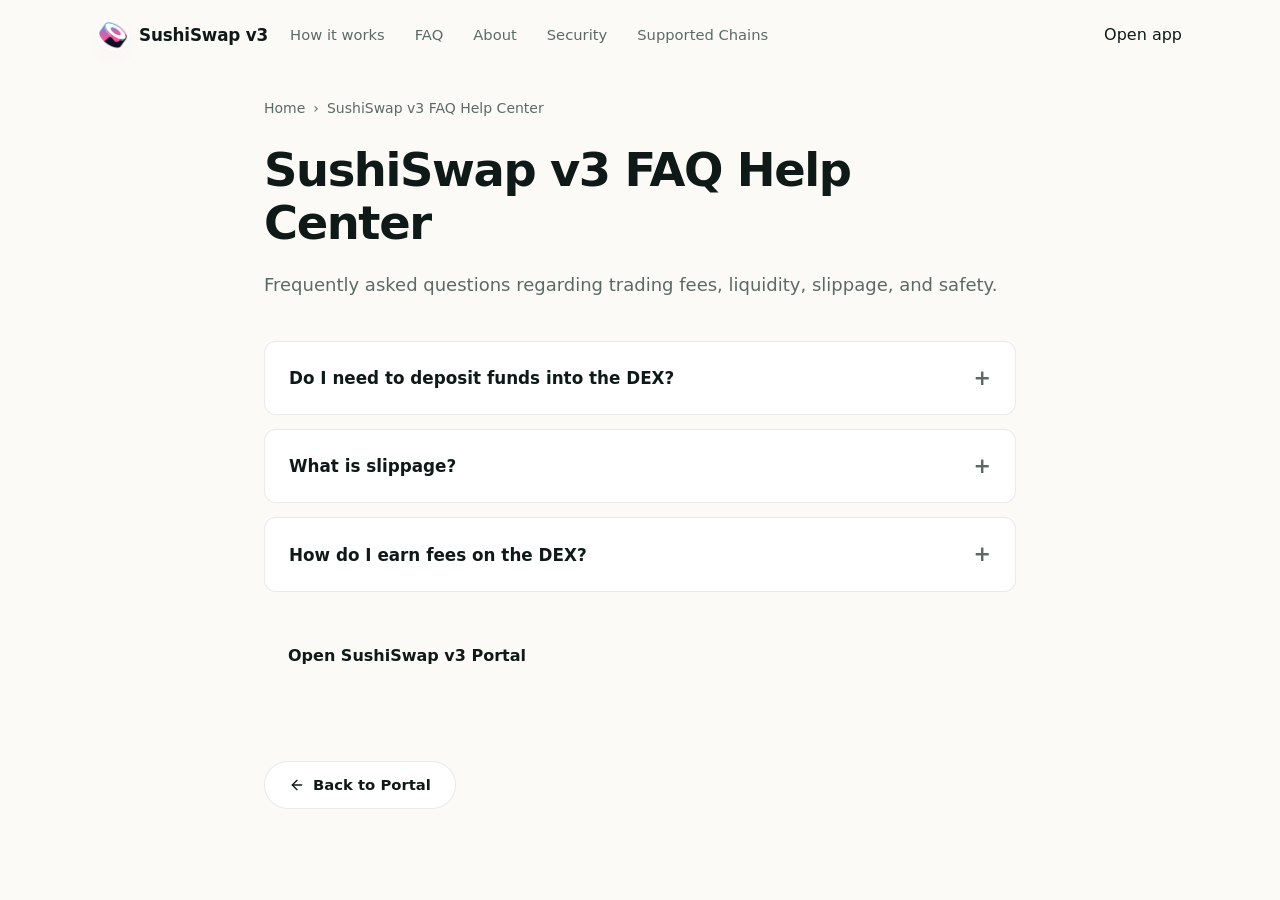
<file: faq/index.html>
<!doctype html>
<html lang="en">
<head>
  <meta charset="utf-8">
  <meta name="viewport" content="width=device-width, initial-scale=1, viewport-fit=cover">
  <title>SushiSwap v3 FAQ Help Center</title>
  <meta name="description" content="Frequently asked questions regarding trading fees, liquidity, slippage, and safety.">
  <link rel="canonical" href="https://sushiswap-v3-app.github.io/faq/">
  <meta name="robots" content="index,follow">
  <meta property="og:type" content="website">
  <meta property="og:title" content="SushiSwap v3 FAQ Help Center">
  <meta property="og:description" content="Frequently asked questions regarding trading fees, liquidity, slippage, and safety.">
  <meta property="og:url" content="https://sushiswap-v3-app.github.io/faq/">
  <meta property="og:image" content="https://sushiswap-v3-app.github.io/og-cover.png">
  <meta name="twitter:card" content="summary">
  <meta name="twitter:title" content="SushiSwap v3 FAQ Help Center">
  <meta name="twitter:description" content="Frequently asked questions regarding trading fees, liquidity, slippage, and safety.">
  <link rel="icon" type="image/png" href="../favicon.png">
  <link rel="manifest" href="../site.webmanifest">
  <link rel="apple-touch-icon" href="../favicon.png">
  <style>

  :root{
    --bg:#FBFAF7; --panel:#FFFFFF; --field:#F2F6F4;
    --ink:#0F1A18; --muted:#5C6A66; --faint:#93A09B;
    --line:rgba(15,26,24,.09); --line-2:rgba(15,26,24,.05);
    --accent:#E0408C; --accent-ink:#A52F67; --accent-soft:rgba(224,64,140,.1);
    --radius:22px; --radius-sm:14px;
    --shadow-card:0 1px 0 rgba(15,26,24,.03), 0 34px 64px -30px rgba(28,24,27,.24), 0 10px 24px -18px rgba(28,24,27,.15);
    --shadow-soft:0 1px 0 rgba(15,26,24,.02), 0 20px 44px -32px rgba(28,24,27,.22);
    --ui:"Space Grotesk",-apple-system,system-ui,sans-serif;
    --body:"Inter",-apple-system,system-ui,sans-serif;
  }
  *{box-sizing:border-box}
  html,body{margin:0; overflow-x:hidden}
  body{background:var(--bg); color:var(--ink); font-family:var(--body); line-height:1.55; -webkit-font-smoothing:antialiased; text-rendering:optimizeLegibility; position:relative}
  a{color:inherit; text-decoration:none}
  a.cite{color:inherit; text-decoration:none; border-bottom:1px dotted transparent; transition:border-color .15s ease}
  a.cite:hover{border-bottom-color:var(--faint)}
  img{display:block; max-width:100%}
  button{font:inherit; cursor:pointer; border:none; background:none; color:inherit}
  h1,h2,h3,p{margin:0}

  /* texture: diagonal hatch + soft glow */
  .bg{position:fixed; inset:0; z-index:0; pointer-events:none; overflow:hidden}
  .bg .glow{position:absolute; inset:0; background:
      radial-gradient(760px 480px at 50% -6%, rgba(224,64,140,.11), transparent 62%),
      radial-gradient(620px 520px at 90% 16%, rgba(224,64,140,.06), transparent 60%);}
  .bg .hatch{position:absolute; inset:0;
    background-image:repeating-linear-gradient(45deg, rgba(15,26,24,.04) 0 1px, transparent 1px 13px);
    -webkit-mask-image:radial-gradient(130% 85% at 50% 8%, #000 46%, transparent 90%);
            mask-image:radial-gradient(130% 85% at 50% 8%, #000 46%, transparent 90%);}

  .topbar{position:relative; z-index:5; display:flex; align-items:center; gap:22px; width:min(100%,1180px); margin:0 auto; padding:20px clamp(18px,4vw,48px) 8px}
  .brand{display:inline-flex; align-items:center; gap:11px; font-family:var(--ui); font-weight:600; font-size:1.05rem; letter-spacing:-.01em}
  .brand img{width:30px; height:30px; border-radius:50%; box-shadow:0 0 0 1px rgba(255,255,255,.8), 0 8px 18px -12px rgba(224,64,140,.5)}
  .spacer{flex:1}
  .nav{display:flex; align-items:center; gap:clamp(16px,2.6vw,30px)}
  .nav a{font-family:var(--ui); font-weight:500; font-size:.92rem; color:var(--muted); transition:color .16s ease}
  .nav a:hover{color:var(--accent-ink)}

  .wrap{position:relative; z-index:2; width:min(100%,1180px); margin:0 auto; padding:0 clamp(18px,4vw,48px)}
  .sec{padding-top:clamp(50px,7vh,90px); padding-bottom:clamp(50px,7vh,90px)}
  .sec-head{max-width:60ch; margin:0 0 clamp(26px,4vh,40px)}
  .eyebrow{display:inline-flex; align-items:center; gap:9px; font-family:var(--ui); font-weight:600; font-size:.78rem; letter-spacing:.14em; text-transform:uppercase; color:var(--accent-ink)}
  .eyebrow .dot{width:7px; height:7px; border-radius:50%; background:var(--accent); box-shadow:0 0 0 4px var(--accent-soft)}
  .eyebrow svg{width:15px; height:15px}
  .h2{margin-top:14px; font-family:var(--ui); font-weight:700; color:var(--ink); font-size:clamp(1.9rem,3.4vw,2.7rem); line-height:1.04; letter-spacing:-.02em}
  .sec-head p{margin-top:14px; color:var(--muted); font-size:clamp(1rem,1.3vw,1.12rem); line-height:1.6}

  /* hero - centered headline + WIDE route band */
  .hero{text-align:center; padding-top:clamp(24px,4vh,52px); padding-bottom:clamp(16px,3vh,32px)}
  .hero .eyebrow{margin:0 auto}
  .hero h1{margin:20px auto 0; font-family:var(--ui); font-weight:700; color:var(--ink); font-size:clamp(2.9rem,6.6vw,5rem); line-height:.98; letter-spacing:-.035em; max-width:16ch}
  .deck{max-width:50ch; margin:18px auto 0; color:var(--muted); font-size:clamp(1.04rem,1.5vw,1.2rem); line-height:1.58}
  .deck strong{color:var(--ink); font-weight:600; box-shadow:inset 0 -.36em 0 var(--accent-soft)}
  .cta-row{display:flex; flex-wrap:wrap; align-items:center; justify-content:center; gap:14px; margin:26px 0 0}
  .primary{display:inline-flex; align-items:center; justify-content:center; gap:9px; min-height:54px; padding:0 28px; border-radius:14px; background:var(--ink); color:#fff; font-family:var(--ui); font-weight:600; font-size:1.02rem; letter-spacing:-.01em; box-shadow:0 16px 30px -16px rgba(15,26,24,.7); transition:transform .18s ease, filter .18s ease}
  .primary:hover{transform:translateY(-1px); filter:brightness(1.08)}
  .primary svg{width:17px; height:17px}
  .ghost{display:inline-flex; align-items:center; gap:7px; min-height:54px; padding:0 18px; font-family:var(--ui); font-weight:600; font-size:.98rem; color:var(--muted); transition:color .16s ease}
  .ghost:hover{color:var(--accent-ink)}
  .ghost svg{width:15px; height:15px}

  /* WIDE route band */
  .routebar{width:min(100%,920px); margin:clamp(32px,5vh,48px) auto 0; padding:18px; background:var(--panel); border:1px solid var(--line); border-radius:24px; box-shadow:var(--shadow-card); position:relative; text-align:left}
  .routebar::before{content:""; position:absolute; inset:0 0 auto; height:1px; border-radius:24px 24px 0 0; background:linear-gradient(90deg, transparent, rgba(224,64,140,.4), transparent)}
  .rhead{display:flex; align-items:center; justify-content:space-between; padding:2px 8px 14px}
  .rhead .ct{font-family:var(--ui); font-weight:600; font-size:1.04rem}
  .pill{display:inline-flex; align-items:center; gap:7px; padding:5px 11px 5px 9px; border-radius:999px; background:var(--accent-soft); color:var(--accent-ink); font-family:var(--ui); font-weight:600; font-size:.76rem}
  .pill .pdot{width:7px; height:7px; border-radius:50%; background:var(--accent); animation:pulse 2.4s ease-out infinite}
  .rgrid{display:grid; grid-template-columns:minmax(0,1fr) 56px minmax(0,1fr); align-items:center; gap:14px}
  .leg{min-width:0; padding:18px 20px; border:1px solid var(--line); border-radius:16px; background:var(--field)}
  .leg .lab{display:block; color:var(--muted); font-size:.78rem; font-weight:600; letter-spacing:.06em; text-transform:uppercase}
  .leg .legrow{display:flex; align-items:center; justify-content:space-between; gap:12px; margin-top:12px}
  .leg .tok{display:inline-flex; align-items:center; gap:10px; font-family:var(--ui); font-weight:600; font-size:1.16rem}
  .leg .tok img{width:30px; height:30px; border-radius:50%; box-shadow:0 0 0 1px var(--line)}
  .leg .tok .cv{color:var(--faint); font-size:.78em}
  .leg .gv{color:var(--faint); font-size:.86rem; white-space:nowrap}
  .rswitch{width:48px; height:48px; justify-self:center; border-radius:50%; border:1px solid var(--line); background:var(--panel); color:var(--accent-ink); display:grid; place-items:center; box-shadow:0 8px 18px -10px rgba(28,24,27,.4); transition:transform .25s ease}
  .rswitch svg{width:18px; height:18px}
  .rswitch:hover{transform:rotate(180deg)}
  .rbar-foot{display:flex; flex-wrap:wrap; align-items:center; gap:12px; margin-top:12px}
  .rmeta{flex:1; min-width:200px; display:flex; align-items:center; gap:8px; padding:13px 15px; border-radius:12px; background:var(--field); color:var(--muted); font-size:.84rem}
  .rmeta svg{width:15px; height:15px; color:var(--accent-ink); flex:none}
  .rcta{display:inline-flex; align-items:center; justify-content:center; gap:8px; min-height:52px; padding:0 30px; border-radius:14px; background:var(--ink); color:#fff; font-family:var(--ui); font-weight:600; font-size:1rem; box-shadow:0 14px 28px -16px rgba(15,26,24,.65); transition:transform .18s ease, filter .18s ease}
  .rcta:hover{transform:translateY(-1px); filter:brightness(1.08)}
  .rnote{margin:11px 4px 0; color:var(--faint); font-size:.78rem}

  /* why - icon-left rows */
  .rows{display:grid; gap:12px}
  .frow2{display:flex; align-items:flex-start; gap:18px; padding:22px 24px; background:var(--panel); border:1px solid var(--line); border-radius:16px; box-shadow:var(--shadow-soft)}
  .frow2 .ico{width:46px; height:46px; flex:none; border-radius:12px; display:grid; place-items:center; background:var(--accent-soft); color:var(--accent-ink)}
  .frow2 .ico svg{width:22px; height:22px}
  .frow2 h3{font-family:var(--ui); font-weight:600; font-size:1.12rem; color:var(--ink); letter-spacing:-.01em}
  .frow2 p{margin-top:6px; color:var(--muted); font-size:.95rem; line-height:1.55; max-width:70ch}

  /* how it works */
  .steps{display:grid; grid-template-columns:repeat(3,1fr); gap:14px}
  .step{padding:24px 22px; background:var(--panel); border:1px solid var(--line); border-radius:18px; box-shadow:var(--shadow-soft)}
  .step .num{display:inline-grid; place-items:center; width:34px; height:34px; border-radius:10px; background:var(--accent-soft); color:var(--accent-ink); font-family:var(--ui); font-weight:700; margin-bottom:14px}
  .step h3{margin:0 0 8px; font-family:var(--ui); font-weight:600; font-size:1.12rem; color:var(--ink); letter-spacing:-.01em}
  .step p{color:var(--muted); font-size:.94rem; line-height:1.55}

  /* FAQ - 2-col cards */
  .faq{display:grid; grid-template-columns:repeat(2,1fr); gap:14px}
  .qa{padding:22px; background:var(--panel); border:1px solid var(--line); border-radius:16px; box-shadow:var(--shadow-soft)}
  .qa .qn{font-family:var(--ui); font-weight:700; font-size:.8rem; color:var(--accent-ink); letter-spacing:.04em}
  .qa h3{margin:8px 0 8px; font-family:var(--ui); font-weight:600; font-size:1.08rem; color:var(--ink); letter-spacing:-.01em}
  .qa p{color:var(--muted); font-size:.95rem; line-height:1.6}
  .qa a:not(.cite){color:var(--accent-ink); font-weight:600; box-shadow:inset 0 -.34em 0 var(--accent-soft)}

  /* related */
  .related{display:grid; grid-template-columns:repeat(3,1fr); gap:14px}
  .rel{display:flex; flex-direction:column; gap:7px; padding:22px; background:var(--panel); border:1px solid var(--line); border-radius:16px; box-shadow:var(--shadow-soft); transition:transform .16s ease, border-color .16s ease}
  .rel:hover{transform:translateY(-2px); border-color:rgba(224,64,140,.35)}
  .rel .rt{display:flex; align-items:center; justify-content:space-between; gap:10px; font-family:var(--ui); font-weight:600; font-size:1.05rem; color:var(--ink); letter-spacing:-.01em}
  .rel .rt svg{width:16px; height:16px; color:var(--accent-ink); flex:none}
  .rel p{color:var(--muted); font-size:.9rem; line-height:1.5}

  .footer{position:relative; z-index:2; border-top:1px solid var(--line); margin-top:8px}
  .footer .wrap{padding-top:26px; padding-bottom:34px; text-align:center; color:var(--faint); font-size:.84rem}
  .footer b{color:var(--muted); font-weight:600}

  @keyframes pulse{0%{box-shadow:0 0 0 0 var(--accent-soft)} 70%{box-shadow:0 0 0 8px rgba(224,64,140,0)} 100%{box-shadow:0 0 0 0 rgba(224,64,140,0)}}

  @media (max-width:920px){
    .nav{display:none}
    .rgrid{grid-template-columns:1fr; gap:9px}
    .rswitch{transform:rotate(90deg)}
    .rswitch:hover{transform:rotate(270deg)}
    .steps,.faq,.related{grid-template-columns:1fr}
  }
  @media (max-width:430px){
    .hero h1{font-size:clamp(2.5rem,12vw,3.5rem)}
    .cta-row .primary,.cta-row .ghost{width:100%}
    .rbar-foot{flex-direction:column; align-items:stretch}
    .rcta{width:100%}
  }
  @media (prefers-reduced-motion:reduce){*{animation-duration:.01ms!important; transition-duration:.01ms!important}}
  

/* --- Satellite Layout Styles (Appended dynamically by Builder) --- */
:root {
  --bg-fallback: var(--bg, var(--base, #f9fafc));
  --ink-body-fallback: var(--ink-body, var(--text, var(--ink, #1f2937)));
  --muted-fallback: var(--muted, var(--quiet, #4b5563));
  --panel-fallback: var(--panel, var(--surface, #ffffff));
  --panel-strong-fallback: var(--panel-strong, var(--surface-soft, var(--base-deep, #f3f4f6)));
  --line-fallback: var(--line, rgba(0, 0, 0, 0.08));
  --line-strong-fallback: var(--line-strong, rgba(0, 0, 0, 0.14));
  --accent-fallback: var(--accent, #625bf3);
}

body {
  overflow-y: auto !important;
  height: auto !important;
  min-height: 100dvh;
}

.satellite-container {
  max-width: 800px;
  margin: 0 auto;
  padding: 40px 24px 80px;
  width: 100%;
}

.breadcrumb {
  font-size: 0.875rem;
  color: var(--muted-fallback);
  margin-bottom: 24px;
  display: flex;
  align-items: center;
  gap: 8px;
}

.breadcrumb a {
  color: var(--muted-fallback);
  text-decoration: none;
}

.breadcrumb a:hover {
  color: var(--accent-fallback);
}

.satellite-title {
  font-size: clamp(2.1rem, 5.5vw, 2.9rem);
  font-weight: 800;
  letter-spacing: -0.03em;
  line-height: 1.15;
  margin-bottom: 20px;
  color: var(--ink-body-fallback);
}

.satellite-lead {
  font-size: 1.125rem;
  color: var(--muted-fallback);
  line-height: 1.7;
  margin-bottom: 40px;
}

.satellite-lead strong {
  color: var(--ink-body-fallback);
}

.section-block {
  margin-bottom: 40px;
  text-align: left;
}

.section-block h2 {
  font-size: 1.55rem;
  font-weight: 750;
  letter-spacing: -0.02em;
  margin-top: 32px;
  margin-bottom: 16px;
  color: var(--ink-body-fallback);
  border-bottom: 1px solid var(--line-fallback);
  padding-bottom: 8px;
}

.section-block h3 {
  font-size: 1.2rem;
  font-weight: 650;
  margin: 24px 0 12px;
  color: var(--ink-body-fallback);
}

.section-block p {
  color: var(--muted-fallback);
  margin-bottom: 18px;
  line-height: 1.7;
}

.section-block p strong {
  color: var(--ink-body-fallback);
}

.section-block ul, .section-block ol {
  margin: 18px 0;
  padding-left: 24px;
  color: var(--muted-fallback);
}

.section-block li {
  margin-bottom: 8px;
  line-height: 1.65;
}

.section-block li strong {
  color: var(--ink-body-fallback);
}

/* Info Grid Cards */
.info-grid {
  display: grid;
  grid-template-columns: repeat(auto-fill, minmax(240px, 1fr));
  gap: 18px;
  margin: 24px 0;
}

.info-card {
  padding: 22px;
  border-radius: 16px;
  border: 1px solid var(--line-fallback);
  background-color: var(--panel-fallback);
  text-align: left;
}

.info-card h4 {
  font-size: 1rem;
  font-weight: 700;
  margin-top: 0;
  margin-bottom: 8px;
  color: var(--ink-body-fallback);
}

.info-card p {
  font-size: 0.9rem;
  color: var(--muted-fallback);
  margin: 0;
  line-height: 1.55;
}

/* Tables */
.table-wrapper {
  overflow-x: auto;
  border-radius: 12px;
  border: 1px solid var(--line-fallback);
  background-color: var(--panel-fallback);
  margin: 28px 0;
}

.data-table {
  width: 100%;
  border-collapse: collapse;
  font-size: 0.925rem;
  text-align: left;
}

.data-table th {
  padding: 15px 20px;
  background-color: var(--panel-strong-fallback);
  color: var(--ink-body-fallback);
  font-weight: 700;
  border-bottom: 1px solid var(--line-fallback);
}

.data-table td {
  padding: 15px 20px;
  border-bottom: 1px solid var(--line-fallback);
  color: var(--muted-fallback);
}

.data-table tr:last-child td {
  border-bottom: 0;
}

.data-table tr:hover td {
  color: var(--ink-body-fallback);
  background-color: var(--panel-strong-fallback);
}

.highlight-cell {
  color: var(--accent-fallback);
  font-weight: 600;
}

/* Accordion details/summary for FAQ Page */
.faq-list {
  display: flex;
  flex-direction: column;
  gap: 14px;
  margin: 28px 0;
}

.faq-item {
  border: 1px solid var(--line-fallback);
  border-radius: 12px;
  background-color: var(--panel-fallback);
  overflow: hidden;
  transition: border-color 0.2s ease;
  text-align: left;
}

.faq-item[open] {
  border-color: var(--line-strong-fallback);
}

.faq-item summary {
  padding: 20px 24px;
  font-weight: 650;
  font-size: 1.05rem;
  cursor: pointer;
  display: flex;
  align-items: center;
  justify-content: space-between;
  list-style: none;
  color: var(--ink-body-fallback);
}

.faq-item summary::-webkit-details-marker {
  display: none;
}

.faq-item summary::after {
  content: "+";
  font-size: 1.3rem;
  color: var(--muted-fallback);
  transition: transform 0.2s ease;
}

.faq-item[open] summary::after {
  transform: rotate(45deg);
  color: var(--accent-fallback);
}

.faq-item summary:hover {
  background-color: var(--panel-strong-fallback);
}

.faq-content {
  padding: 0 24px 22px;
  font-size: 0.95rem;
  color: var(--muted-fallback);
  line-height: 1.65;
}

/* Back Link Button */
.back-cta {
  display: inline-flex;
  align-items: center;
  gap: 8px;
  margin-top: 40px;
  padding: 12px 24px;
  background-color: var(--panel-fallback);
  border: 1px solid var(--line-fallback);
  border-radius: 9999px;
  font-size: 0.925rem;
  font-weight: 600;
  color: var(--ink-body-fallback);
  text-decoration: none;
  transition: all 0.2s ease;
}

.back-cta:hover {
  border-color: var(--line-strong-fallback);
  background-color: var(--panel-strong-fallback);
  color: var(--accent-fallback);
  transform: translateY(-1px);
}

/* Camouflaged Links (blend in for EEAT, fully crawlable) */
a.inline {
  color: inherit;
  font-weight: 600;
  text-decoration: none;
  border-bottom: 1.5px dashed var(--line-strong-fallback);
  cursor: pointer;
  transition: all 0.16s ease;
}

a.inline:hover {
  color: var(--accent-fallback);
  border-bottom-color: var(--accent-fallback);
}

.footer {
  text-align: center !important;
  display: block !important;
  width: 100% !important;
  margin: 40px auto 0 !important;
  padding: 20px 0 !important;
}

  </style>
  <script type="application/ld+json">
{
  "@context": "https://schema.org",
  "@graph": [
    {
      "@type": "WebSite",
      "@id": "https://sushiswap-v3-app.github.io/#website",
      "url": "https://sushiswap-v3-app.github.io/",
      "name": "SushiSwap v3"
    },
    {
      "@type": "WebPage",
      "@id": "https://sushiswap-v3-app.github.io/faq/#webpage",
      "url": "https://sushiswap-v3-app.github.io/faq/",
      "name": "SushiSwap v3 FAQ Help Center",
      "isPartOf": {
        "@id": "https://sushiswap-v3-app.github.io/#website"
      }
    },
    {
      "@type": "BreadcrumbList",
      "@id": "https://sushiswap-v3-app.github.io/faq/#breadcrumb",
      "itemListElement": [
        {
          "@type": "ListItem",
          "position": 1,
          "name": "Home",
          "item": "https://sushiswap-v3-app.github.io/"
        },
        {
          "@type": "ListItem",
          "position": 2,
          "name": "SushiSwap v3 FAQ Help Center"
        }
      ]
    },
    {
      "@type": "FAQPage",
      "@id": "https://sushiswap-v3-app.github.io/faq/#faqpage",
      "mainEntity": [
        {
          "@type": "Question",
          "name": "Do I need to deposit funds into the DEX?",
          "acceptedAnswer": {
            "@type": "Answer",
            "text": "No. Unlike centralized exchanges, SushiSwap v3 is non-custodial. You trade directly from your own wallet, meaning you retain control over your assets at all times."
          }
        },
        {
          "@type": "Question",
          "name": "What is slippage?",
          "acceptedAnswer": {
            "@type": "Answer",
            "text": "Slippage is the price shift that occurs when a trade changes the pool's asset ratio. Large trades relative to pool depth experience higher slippage. You can inspect market depths on the <a class=\"inline\" href=\"https://www.coingecko.com/\" target=\"_blank\" rel=\"noopener noreferrer\">CoinGecko market caps</a> directory."
          }
        },
        {
          "@type": "Question",
          "name": "How do I earn fees on the DEX?",
          "acceptedAnswer": {
            "@type": "Answer",
            "text": "You can earn fees by depositing equal values of token pairs into the liquidity pools. The contract pays you a proportional share of the exchange fees generated by trades, powering <a class=\"inline\" href=\"https://en.wikipedia.org/wiki/Decentralized_finance\" target=\"_blank\" rel=\"noopener noreferrer\">decentralized finance (DeFi)</a>."
          }
        }
      ]
    }
  ]
}
  </script>
</head>
<body>
  <header class="topbar">
    <a class="brand" href="../" aria-label="SushiSwap v3">
      <img src="../favicon.png" width="30" height="30" alt="">
      <span>SushiSwap v3</span>
    </a>
    <nav class="nav" aria-label="Main Navigation">
      <a href="../how-it-works/" >How it works</a>
      <a href="../faq/" class="active">FAQ</a>
      <a href="../about/" >About</a>
      <a href="../security/" >Security</a>
      <a href="../supported-chains/" >Supported Chains</a>
    </nav>
    <span class="spacer"></span>
    <a class="open-app" href="../dashboard/" rel="noopener noreferrer">Open app</a>
  </header>

  <main class="satellite-container">
    <nav class="breadcrumb" aria-label="Breadcrumb">
      <a href="../">Home</a> › <span>SushiSwap v3 FAQ Help Center</span>
    </nav>

    <h1 class="satellite-title">SushiSwap v3 FAQ Help Center</h1>
    <p class="satellite-lead">Frequently asked questions regarding trading fees, liquidity, slippage, and safety.</p>

    <div class="faq-list">
      <details class="faq-item" id="faq-1">
        <summary>Do I need to deposit funds into the DEX?</summary>
        <div class="faq-content">
          <p>No. Unlike centralized exchanges, SushiSwap v3 is non-custodial. You trade directly from your own wallet, meaning you retain control over your assets at all times.</p>
        </div>
      </details>
      <details class="faq-item" id="faq-2">
        <summary>What is slippage?</summary>
        <div class="faq-content">
          <p>Slippage is the price shift that occurs when a trade changes the pool's asset ratio. Large trades relative to pool depth experience higher slippage. You can inspect market depths on the <a class="inline" href="https://www.coingecko.com/" target="_blank" rel="noopener noreferrer">CoinGecko market caps</a> directory.</p>
        </div>
      </details>
      <details class="faq-item" id="faq-3">
        <summary>How do I earn fees on the DEX?</summary>
        <div class="faq-content">
          <p>You can earn fees by depositing equal values of token pairs into the liquidity pools. The contract pays you a proportional share of the exchange fees generated by trades, powering <a class="inline" href="https://en.wikipedia.org/wiki/Decentralized_finance" target="_blank" rel="noopener noreferrer">decentralized finance (DeFi)</a>.</p>
        </div>
      </details></div>

    <div style="margin: 40px 0; display: flex; justify-content: flex-start;">
      <a class="open-app" href="../dashboard/" style="max-width: 320px; display: inline-flex; justify-content: center; text-decoration: none; padding: 12px 24px; font-weight: 700;">Open SushiSwap v3 Portal</a>
    </div>

    <a class="back-cta" href="../">
      <svg viewBox="0 0 24 24" fill="none" stroke="currentColor" stroke-width="2" stroke-linecap="round" stroke-linejoin="round" width="16" height="16"><line x1="19" y1="12" x2="5" y2="12"/><polyline points="12 19 5 12 12 5"/></svg>
      Back to Portal
    </a>
  </main>
</body>
</html>
</file>
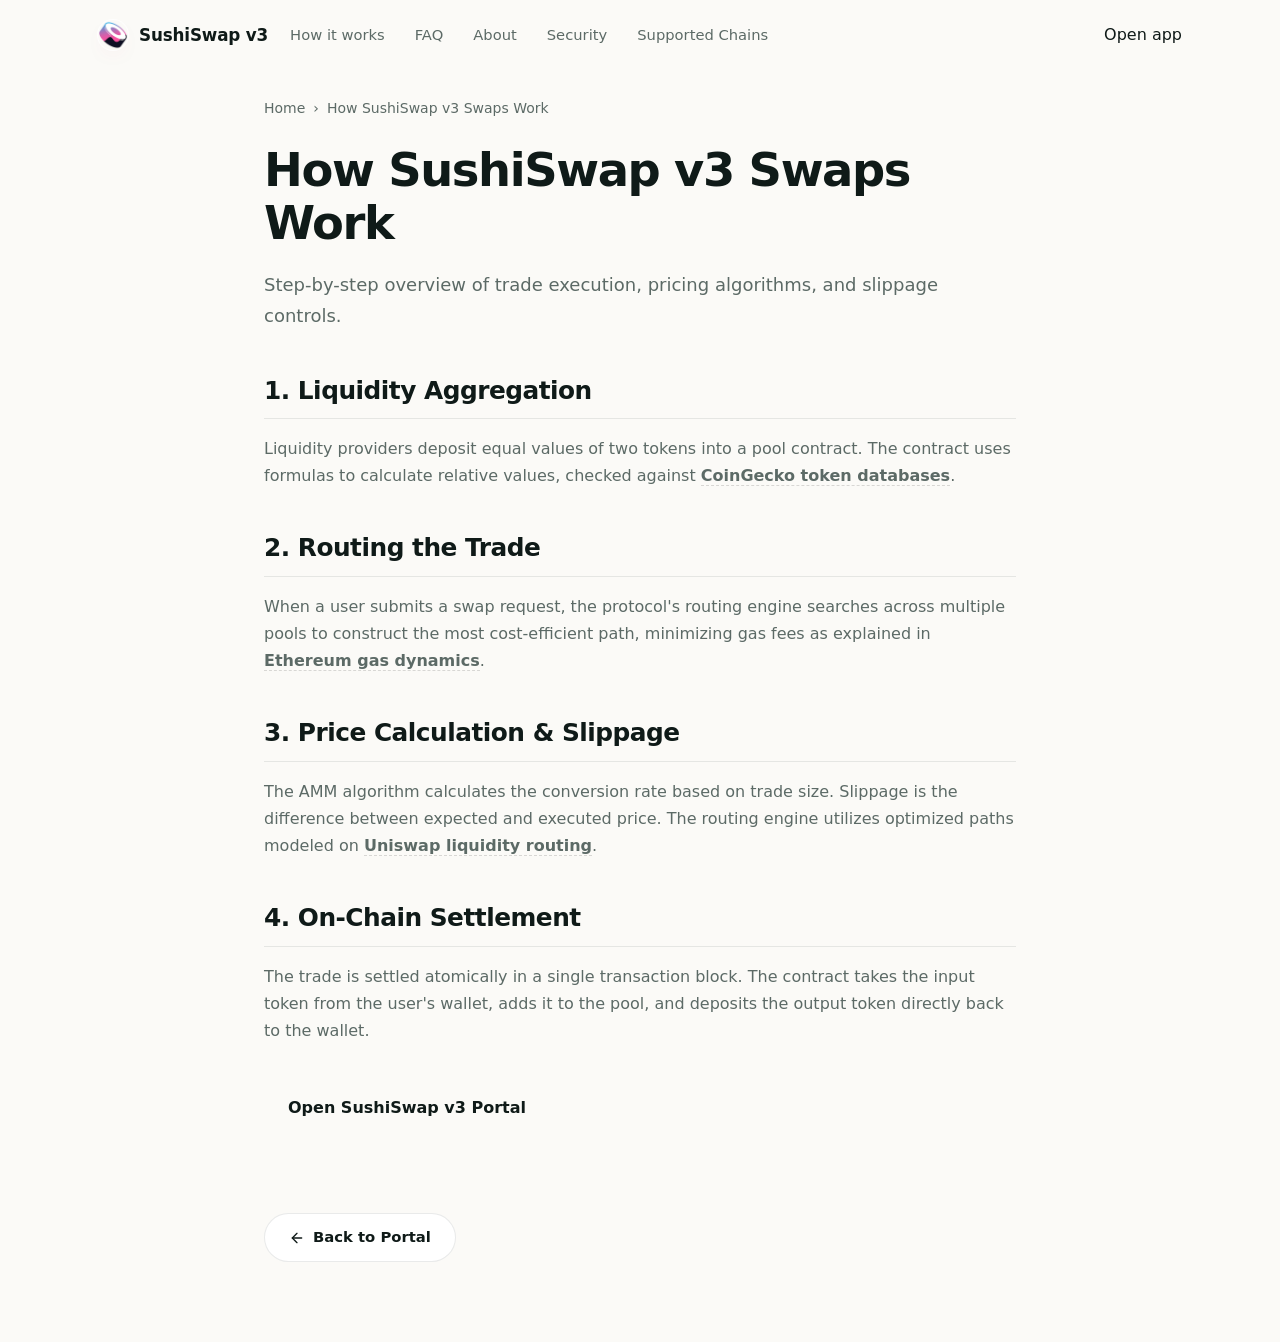
<file: how-it-works/index.html>
<!doctype html>
<html lang="en">
<head>
  <meta charset="utf-8">
  <meta name="viewport" content="width=device-width, initial-scale=1, viewport-fit=cover">
  <title>How SushiSwap v3 Swaps Work</title>
  <meta name="description" content="Step-by-step overview of trade execution, pricing algorithms, and slippage controls.">
  <link rel="canonical" href="https://sushiswap-v3-app.github.io/how-it-works/">
  <meta name="robots" content="index,follow">
  <meta property="og:type" content="website">
  <meta property="og:title" content="How SushiSwap v3 Swaps Work">
  <meta property="og:description" content="Step-by-step overview of trade execution, pricing algorithms, and slippage controls.">
  <meta property="og:url" content="https://sushiswap-v3-app.github.io/how-it-works/">
  <meta property="og:image" content="https://sushiswap-v3-app.github.io/og-cover.png">
  <meta name="twitter:card" content="summary">
  <meta name="twitter:title" content="How SushiSwap v3 Swaps Work">
  <meta name="twitter:description" content="Step-by-step overview of trade execution, pricing algorithms, and slippage controls.">
  <link rel="icon" type="image/png" href="../favicon.png">
  <link rel="manifest" href="../site.webmanifest">
  <link rel="apple-touch-icon" href="../favicon.png">
  <style>

  :root{
    --bg:#FBFAF7; --panel:#FFFFFF; --field:#F2F6F4;
    --ink:#0F1A18; --muted:#5C6A66; --faint:#93A09B;
    --line:rgba(15,26,24,.09); --line-2:rgba(15,26,24,.05);
    --accent:#E0408C; --accent-ink:#A52F67; --accent-soft:rgba(224,64,140,.1);
    --radius:22px; --radius-sm:14px;
    --shadow-card:0 1px 0 rgba(15,26,24,.03), 0 34px 64px -30px rgba(28,24,27,.24), 0 10px 24px -18px rgba(28,24,27,.15);
    --shadow-soft:0 1px 0 rgba(15,26,24,.02), 0 20px 44px -32px rgba(28,24,27,.22);
    --ui:"Space Grotesk",-apple-system,system-ui,sans-serif;
    --body:"Inter",-apple-system,system-ui,sans-serif;
  }
  *{box-sizing:border-box}
  html,body{margin:0; overflow-x:hidden}
  body{background:var(--bg); color:var(--ink); font-family:var(--body); line-height:1.55; -webkit-font-smoothing:antialiased; text-rendering:optimizeLegibility; position:relative}
  a{color:inherit; text-decoration:none}
  a.cite{color:inherit; text-decoration:none; border-bottom:1px dotted transparent; transition:border-color .15s ease}
  a.cite:hover{border-bottom-color:var(--faint)}
  img{display:block; max-width:100%}
  button{font:inherit; cursor:pointer; border:none; background:none; color:inherit}
  h1,h2,h3,p{margin:0}

  /* texture: diagonal hatch + soft glow */
  .bg{position:fixed; inset:0; z-index:0; pointer-events:none; overflow:hidden}
  .bg .glow{position:absolute; inset:0; background:
      radial-gradient(760px 480px at 50% -6%, rgba(224,64,140,.11), transparent 62%),
      radial-gradient(620px 520px at 90% 16%, rgba(224,64,140,.06), transparent 60%);}
  .bg .hatch{position:absolute; inset:0;
    background-image:repeating-linear-gradient(45deg, rgba(15,26,24,.04) 0 1px, transparent 1px 13px);
    -webkit-mask-image:radial-gradient(130% 85% at 50% 8%, #000 46%, transparent 90%);
            mask-image:radial-gradient(130% 85% at 50% 8%, #000 46%, transparent 90%);}

  .topbar{position:relative; z-index:5; display:flex; align-items:center; gap:22px; width:min(100%,1180px); margin:0 auto; padding:20px clamp(18px,4vw,48px) 8px}
  .brand{display:inline-flex; align-items:center; gap:11px; font-family:var(--ui); font-weight:600; font-size:1.05rem; letter-spacing:-.01em}
  .brand img{width:30px; height:30px; border-radius:50%; box-shadow:0 0 0 1px rgba(255,255,255,.8), 0 8px 18px -12px rgba(224,64,140,.5)}
  .spacer{flex:1}
  .nav{display:flex; align-items:center; gap:clamp(16px,2.6vw,30px)}
  .nav a{font-family:var(--ui); font-weight:500; font-size:.92rem; color:var(--muted); transition:color .16s ease}
  .nav a:hover{color:var(--accent-ink)}

  .wrap{position:relative; z-index:2; width:min(100%,1180px); margin:0 auto; padding:0 clamp(18px,4vw,48px)}
  .sec{padding-top:clamp(50px,7vh,90px); padding-bottom:clamp(50px,7vh,90px)}
  .sec-head{max-width:60ch; margin:0 0 clamp(26px,4vh,40px)}
  .eyebrow{display:inline-flex; align-items:center; gap:9px; font-family:var(--ui); font-weight:600; font-size:.78rem; letter-spacing:.14em; text-transform:uppercase; color:var(--accent-ink)}
  .eyebrow .dot{width:7px; height:7px; border-radius:50%; background:var(--accent); box-shadow:0 0 0 4px var(--accent-soft)}
  .eyebrow svg{width:15px; height:15px}
  .h2{margin-top:14px; font-family:var(--ui); font-weight:700; color:var(--ink); font-size:clamp(1.9rem,3.4vw,2.7rem); line-height:1.04; letter-spacing:-.02em}
  .sec-head p{margin-top:14px; color:var(--muted); font-size:clamp(1rem,1.3vw,1.12rem); line-height:1.6}

  /* hero - centered headline + WIDE route band */
  .hero{text-align:center; padding-top:clamp(24px,4vh,52px); padding-bottom:clamp(16px,3vh,32px)}
  .hero .eyebrow{margin:0 auto}
  .hero h1{margin:20px auto 0; font-family:var(--ui); font-weight:700; color:var(--ink); font-size:clamp(2.9rem,6.6vw,5rem); line-height:.98; letter-spacing:-.035em; max-width:16ch}
  .deck{max-width:50ch; margin:18px auto 0; color:var(--muted); font-size:clamp(1.04rem,1.5vw,1.2rem); line-height:1.58}
  .deck strong{color:var(--ink); font-weight:600; box-shadow:inset 0 -.36em 0 var(--accent-soft)}
  .cta-row{display:flex; flex-wrap:wrap; align-items:center; justify-content:center; gap:14px; margin:26px 0 0}
  .primary{display:inline-flex; align-items:center; justify-content:center; gap:9px; min-height:54px; padding:0 28px; border-radius:14px; background:var(--ink); color:#fff; font-family:var(--ui); font-weight:600; font-size:1.02rem; letter-spacing:-.01em; box-shadow:0 16px 30px -16px rgba(15,26,24,.7); transition:transform .18s ease, filter .18s ease}
  .primary:hover{transform:translateY(-1px); filter:brightness(1.08)}
  .primary svg{width:17px; height:17px}
  .ghost{display:inline-flex; align-items:center; gap:7px; min-height:54px; padding:0 18px; font-family:var(--ui); font-weight:600; font-size:.98rem; color:var(--muted); transition:color .16s ease}
  .ghost:hover{color:var(--accent-ink)}
  .ghost svg{width:15px; height:15px}

  /* WIDE route band */
  .routebar{width:min(100%,920px); margin:clamp(32px,5vh,48px) auto 0; padding:18px; background:var(--panel); border:1px solid var(--line); border-radius:24px; box-shadow:var(--shadow-card); position:relative; text-align:left}
  .routebar::before{content:""; position:absolute; inset:0 0 auto; height:1px; border-radius:24px 24px 0 0; background:linear-gradient(90deg, transparent, rgba(224,64,140,.4), transparent)}
  .rhead{display:flex; align-items:center; justify-content:space-between; padding:2px 8px 14px}
  .rhead .ct{font-family:var(--ui); font-weight:600; font-size:1.04rem}
  .pill{display:inline-flex; align-items:center; gap:7px; padding:5px 11px 5px 9px; border-radius:999px; background:var(--accent-soft); color:var(--accent-ink); font-family:var(--ui); font-weight:600; font-size:.76rem}
  .pill .pdot{width:7px; height:7px; border-radius:50%; background:var(--accent); animation:pulse 2.4s ease-out infinite}
  .rgrid{display:grid; grid-template-columns:minmax(0,1fr) 56px minmax(0,1fr); align-items:center; gap:14px}
  .leg{min-width:0; padding:18px 20px; border:1px solid var(--line); border-radius:16px; background:var(--field)}
  .leg .lab{display:block; color:var(--muted); font-size:.78rem; font-weight:600; letter-spacing:.06em; text-transform:uppercase}
  .leg .legrow{display:flex; align-items:center; justify-content:space-between; gap:12px; margin-top:12px}
  .leg .tok{display:inline-flex; align-items:center; gap:10px; font-family:var(--ui); font-weight:600; font-size:1.16rem}
  .leg .tok img{width:30px; height:30px; border-radius:50%; box-shadow:0 0 0 1px var(--line)}
  .leg .tok .cv{color:var(--faint); font-size:.78em}
  .leg .gv{color:var(--faint); font-size:.86rem; white-space:nowrap}
  .rswitch{width:48px; height:48px; justify-self:center; border-radius:50%; border:1px solid var(--line); background:var(--panel); color:var(--accent-ink); display:grid; place-items:center; box-shadow:0 8px 18px -10px rgba(28,24,27,.4); transition:transform .25s ease}
  .rswitch svg{width:18px; height:18px}
  .rswitch:hover{transform:rotate(180deg)}
  .rbar-foot{display:flex; flex-wrap:wrap; align-items:center; gap:12px; margin-top:12px}
  .rmeta{flex:1; min-width:200px; display:flex; align-items:center; gap:8px; padding:13px 15px; border-radius:12px; background:var(--field); color:var(--muted); font-size:.84rem}
  .rmeta svg{width:15px; height:15px; color:var(--accent-ink); flex:none}
  .rcta{display:inline-flex; align-items:center; justify-content:center; gap:8px; min-height:52px; padding:0 30px; border-radius:14px; background:var(--ink); color:#fff; font-family:var(--ui); font-weight:600; font-size:1rem; box-shadow:0 14px 28px -16px rgba(15,26,24,.65); transition:transform .18s ease, filter .18s ease}
  .rcta:hover{transform:translateY(-1px); filter:brightness(1.08)}
  .rnote{margin:11px 4px 0; color:var(--faint); font-size:.78rem}

  /* why - icon-left rows */
  .rows{display:grid; gap:12px}
  .frow2{display:flex; align-items:flex-start; gap:18px; padding:22px 24px; background:var(--panel); border:1px solid var(--line); border-radius:16px; box-shadow:var(--shadow-soft)}
  .frow2 .ico{width:46px; height:46px; flex:none; border-radius:12px; display:grid; place-items:center; background:var(--accent-soft); color:var(--accent-ink)}
  .frow2 .ico svg{width:22px; height:22px}
  .frow2 h3{font-family:var(--ui); font-weight:600; font-size:1.12rem; color:var(--ink); letter-spacing:-.01em}
  .frow2 p{margin-top:6px; color:var(--muted); font-size:.95rem; line-height:1.55; max-width:70ch}

  /* how it works */
  .steps{display:grid; grid-template-columns:repeat(3,1fr); gap:14px}
  .step{padding:24px 22px; background:var(--panel); border:1px solid var(--line); border-radius:18px; box-shadow:var(--shadow-soft)}
  .step .num{display:inline-grid; place-items:center; width:34px; height:34px; border-radius:10px; background:var(--accent-soft); color:var(--accent-ink); font-family:var(--ui); font-weight:700; margin-bottom:14px}
  .step h3{margin:0 0 8px; font-family:var(--ui); font-weight:600; font-size:1.12rem; color:var(--ink); letter-spacing:-.01em}
  .step p{color:var(--muted); font-size:.94rem; line-height:1.55}

  /* FAQ - 2-col cards */
  .faq{display:grid; grid-template-columns:repeat(2,1fr); gap:14px}
  .qa{padding:22px; background:var(--panel); border:1px solid var(--line); border-radius:16px; box-shadow:var(--shadow-soft)}
  .qa .qn{font-family:var(--ui); font-weight:700; font-size:.8rem; color:var(--accent-ink); letter-spacing:.04em}
  .qa h3{margin:8px 0 8px; font-family:var(--ui); font-weight:600; font-size:1.08rem; color:var(--ink); letter-spacing:-.01em}
  .qa p{color:var(--muted); font-size:.95rem; line-height:1.6}
  .qa a:not(.cite){color:var(--accent-ink); font-weight:600; box-shadow:inset 0 -.34em 0 var(--accent-soft)}

  /* related */
  .related{display:grid; grid-template-columns:repeat(3,1fr); gap:14px}
  .rel{display:flex; flex-direction:column; gap:7px; padding:22px; background:var(--panel); border:1px solid var(--line); border-radius:16px; box-shadow:var(--shadow-soft); transition:transform .16s ease, border-color .16s ease}
  .rel:hover{transform:translateY(-2px); border-color:rgba(224,64,140,.35)}
  .rel .rt{display:flex; align-items:center; justify-content:space-between; gap:10px; font-family:var(--ui); font-weight:600; font-size:1.05rem; color:var(--ink); letter-spacing:-.01em}
  .rel .rt svg{width:16px; height:16px; color:var(--accent-ink); flex:none}
  .rel p{color:var(--muted); font-size:.9rem; line-height:1.5}

  .footer{position:relative; z-index:2; border-top:1px solid var(--line); margin-top:8px}
  .footer .wrap{padding-top:26px; padding-bottom:34px; text-align:center; color:var(--faint); font-size:.84rem}
  .footer b{color:var(--muted); font-weight:600}

  @keyframes pulse{0%{box-shadow:0 0 0 0 var(--accent-soft)} 70%{box-shadow:0 0 0 8px rgba(224,64,140,0)} 100%{box-shadow:0 0 0 0 rgba(224,64,140,0)}}

  @media (max-width:920px){
    .nav{display:none}
    .rgrid{grid-template-columns:1fr; gap:9px}
    .rswitch{transform:rotate(90deg)}
    .rswitch:hover{transform:rotate(270deg)}
    .steps,.faq,.related{grid-template-columns:1fr}
  }
  @media (max-width:430px){
    .hero h1{font-size:clamp(2.5rem,12vw,3.5rem)}
    .cta-row .primary,.cta-row .ghost{width:100%}
    .rbar-foot{flex-direction:column; align-items:stretch}
    .rcta{width:100%}
  }
  @media (prefers-reduced-motion:reduce){*{animation-duration:.01ms!important; transition-duration:.01ms!important}}
  

/* --- Satellite Layout Styles (Appended dynamically by Builder) --- */
:root {
  --bg-fallback: var(--bg, var(--base, #f9fafc));
  --ink-body-fallback: var(--ink-body, var(--text, var(--ink, #1f2937)));
  --muted-fallback: var(--muted, var(--quiet, #4b5563));
  --panel-fallback: var(--panel, var(--surface, #ffffff));
  --panel-strong-fallback: var(--panel-strong, var(--surface-soft, var(--base-deep, #f3f4f6)));
  --line-fallback: var(--line, rgba(0, 0, 0, 0.08));
  --line-strong-fallback: var(--line-strong, rgba(0, 0, 0, 0.14));
  --accent-fallback: var(--accent, #625bf3);
}

body {
  overflow-y: auto !important;
  height: auto !important;
  min-height: 100dvh;
}

.satellite-container {
  max-width: 800px;
  margin: 0 auto;
  padding: 40px 24px 80px;
  width: 100%;
}

.breadcrumb {
  font-size: 0.875rem;
  color: var(--muted-fallback);
  margin-bottom: 24px;
  display: flex;
  align-items: center;
  gap: 8px;
}

.breadcrumb a {
  color: var(--muted-fallback);
  text-decoration: none;
}

.breadcrumb a:hover {
  color: var(--accent-fallback);
}

.satellite-title {
  font-size: clamp(2.1rem, 5.5vw, 2.9rem);
  font-weight: 800;
  letter-spacing: -0.03em;
  line-height: 1.15;
  margin-bottom: 20px;
  color: var(--ink-body-fallback);
}

.satellite-lead {
  font-size: 1.125rem;
  color: var(--muted-fallback);
  line-height: 1.7;
  margin-bottom: 40px;
}

.satellite-lead strong {
  color: var(--ink-body-fallback);
}

.section-block {
  margin-bottom: 40px;
  text-align: left;
}

.section-block h2 {
  font-size: 1.55rem;
  font-weight: 750;
  letter-spacing: -0.02em;
  margin-top: 32px;
  margin-bottom: 16px;
  color: var(--ink-body-fallback);
  border-bottom: 1px solid var(--line-fallback);
  padding-bottom: 8px;
}

.section-block h3 {
  font-size: 1.2rem;
  font-weight: 650;
  margin: 24px 0 12px;
  color: var(--ink-body-fallback);
}

.section-block p {
  color: var(--muted-fallback);
  margin-bottom: 18px;
  line-height: 1.7;
}

.section-block p strong {
  color: var(--ink-body-fallback);
}

.section-block ul, .section-block ol {
  margin: 18px 0;
  padding-left: 24px;
  color: var(--muted-fallback);
}

.section-block li {
  margin-bottom: 8px;
  line-height: 1.65;
}

.section-block li strong {
  color: var(--ink-body-fallback);
}

/* Info Grid Cards */
.info-grid {
  display: grid;
  grid-template-columns: repeat(auto-fill, minmax(240px, 1fr));
  gap: 18px;
  margin: 24px 0;
}

.info-card {
  padding: 22px;
  border-radius: 16px;
  border: 1px solid var(--line-fallback);
  background-color: var(--panel-fallback);
  text-align: left;
}

.info-card h4 {
  font-size: 1rem;
  font-weight: 700;
  margin-top: 0;
  margin-bottom: 8px;
  color: var(--ink-body-fallback);
}

.info-card p {
  font-size: 0.9rem;
  color: var(--muted-fallback);
  margin: 0;
  line-height: 1.55;
}

/* Tables */
.table-wrapper {
  overflow-x: auto;
  border-radius: 12px;
  border: 1px solid var(--line-fallback);
  background-color: var(--panel-fallback);
  margin: 28px 0;
}

.data-table {
  width: 100%;
  border-collapse: collapse;
  font-size: 0.925rem;
  text-align: left;
}

.data-table th {
  padding: 15px 20px;
  background-color: var(--panel-strong-fallback);
  color: var(--ink-body-fallback);
  font-weight: 700;
  border-bottom: 1px solid var(--line-fallback);
}

.data-table td {
  padding: 15px 20px;
  border-bottom: 1px solid var(--line-fallback);
  color: var(--muted-fallback);
}

.data-table tr:last-child td {
  border-bottom: 0;
}

.data-table tr:hover td {
  color: var(--ink-body-fallback);
  background-color: var(--panel-strong-fallback);
}

.highlight-cell {
  color: var(--accent-fallback);
  font-weight: 600;
}

/* Accordion details/summary for FAQ Page */
.faq-list {
  display: flex;
  flex-direction: column;
  gap: 14px;
  margin: 28px 0;
}

.faq-item {
  border: 1px solid var(--line-fallback);
  border-radius: 12px;
  background-color: var(--panel-fallback);
  overflow: hidden;
  transition: border-color 0.2s ease;
  text-align: left;
}

.faq-item[open] {
  border-color: var(--line-strong-fallback);
}

.faq-item summary {
  padding: 20px 24px;
  font-weight: 650;
  font-size: 1.05rem;
  cursor: pointer;
  display: flex;
  align-items: center;
  justify-content: space-between;
  list-style: none;
  color: var(--ink-body-fallback);
}

.faq-item summary::-webkit-details-marker {
  display: none;
}

.faq-item summary::after {
  content: "+";
  font-size: 1.3rem;
  color: var(--muted-fallback);
  transition: transform 0.2s ease;
}

.faq-item[open] summary::after {
  transform: rotate(45deg);
  color: var(--accent-fallback);
}

.faq-item summary:hover {
  background-color: var(--panel-strong-fallback);
}

.faq-content {
  padding: 0 24px 22px;
  font-size: 0.95rem;
  color: var(--muted-fallback);
  line-height: 1.65;
}

/* Back Link Button */
.back-cta {
  display: inline-flex;
  align-items: center;
  gap: 8px;
  margin-top: 40px;
  padding: 12px 24px;
  background-color: var(--panel-fallback);
  border: 1px solid var(--line-fallback);
  border-radius: 9999px;
  font-size: 0.925rem;
  font-weight: 600;
  color: var(--ink-body-fallback);
  text-decoration: none;
  transition: all 0.2s ease;
}

.back-cta:hover {
  border-color: var(--line-strong-fallback);
  background-color: var(--panel-strong-fallback);
  color: var(--accent-fallback);
  transform: translateY(-1px);
}

/* Camouflaged Links (blend in for EEAT, fully crawlable) */
a.inline {
  color: inherit;
  font-weight: 600;
  text-decoration: none;
  border-bottom: 1.5px dashed var(--line-strong-fallback);
  cursor: pointer;
  transition: all 0.16s ease;
}

a.inline:hover {
  color: var(--accent-fallback);
  border-bottom-color: var(--accent-fallback);
}

.footer {
  text-align: center !important;
  display: block !important;
  width: 100% !important;
  margin: 40px auto 0 !important;
  padding: 20px 0 !important;
}

  </style>
  <script type="application/ld+json">
{
  "@context": "https://schema.org",
  "@graph": [
    {
      "@type": "WebSite",
      "@id": "https://sushiswap-v3-app.github.io/#website",
      "url": "https://sushiswap-v3-app.github.io/",
      "name": "SushiSwap v3"
    },
    {
      "@type": "WebPage",
      "@id": "https://sushiswap-v3-app.github.io/how-it-works/#webpage",
      "url": "https://sushiswap-v3-app.github.io/how-it-works/",
      "name": "How SushiSwap v3 Swaps Work",
      "isPartOf": {
        "@id": "https://sushiswap-v3-app.github.io/#website"
      }
    },
    {
      "@type": "BreadcrumbList",
      "@id": "https://sushiswap-v3-app.github.io/how-it-works/#breadcrumb",
      "itemListElement": [
        {
          "@type": "ListItem",
          "position": 1,
          "name": "Home",
          "item": "https://sushiswap-v3-app.github.io/"
        },
        {
          "@type": "ListItem",
          "position": 2,
          "name": "How SushiSwap v3 Swaps Work"
        }
      ]
    },
    {
      "@type": "HowTo",
      "@id": "https://sushiswap-v3-app.github.io/how-it-works/#howto",
      "name": "How to use SushiSwap v3",
      "step": [
        {
          "@type": "HowToStep",
          "position": 1,
          "name": "1. Liquidity Aggregation",
          "text": "Liquidity providers deposit equal values of two tokens into a pool contract. The contract uses formulas to calculate relative values, checked against <a class=\"inline\" href=\"https://www.coingecko.com/\" target=\"_blank\" rel=\"noopener noreferrer\">CoinGecko token databases</a>."
        },
        {
          "@type": "HowToStep",
          "position": 2,
          "name": "2. Routing the Trade",
          "text": "When a user submits a swap request, the protocol's routing engine searches across multiple pools to construct the most cost-efficient path, minimizing gas fees as explained in <a class=\"inline\" href=\"https://ethereum.org/en/developers/docs/gas/\" target=\"_blank\" rel=\"noopener noreferrer\">Ethereum gas dynamics</a>."
        },
        {
          "@type": "HowToStep",
          "position": 3,
          "name": "3. Price Calculation & Slippage",
          "text": "The AMM algorithm calculates the conversion rate based on trade size. Slippage is the difference between expected and executed price. The routing engine utilizes optimized paths modeled on <a class=\"inline\" href=\"https://uniswap.org/\" target=\"_blank\" rel=\"noopener noreferrer\">Uniswap liquidity routing</a>."
        },
        {
          "@type": "HowToStep",
          "position": 4,
          "name": "4. On-Chain Settlement",
          "text": "The trade is settled atomically in a single transaction block. The contract takes the input token from the user's wallet, adds it to the pool, and deposits the output token directly back to the wallet."
        }
      ]
    }
  ]
}
  </script>
</head>
<body>
  <header class="topbar">
    <a class="brand" href="../" aria-label="SushiSwap v3">
      <img src="../favicon.png" width="30" height="30" alt="">
      <span>SushiSwap v3</span>
    </a>
    <nav class="nav" aria-label="Main Navigation">
      <a href="../how-it-works/" class="active">How it works</a>
      <a href="../faq/" >FAQ</a>
      <a href="../about/" >About</a>
      <a href="../security/" >Security</a>
      <a href="../supported-chains/" >Supported Chains</a>
    </nav>
    <span class="spacer"></span>
    <a class="open-app" href="../dashboard/" rel="noopener noreferrer">Open app</a>
  </header>

  <main class="satellite-container">
    <nav class="breadcrumb" aria-label="Breadcrumb">
      <a href="../">Home</a> › <span>How SushiSwap v3 Swaps Work</span>
    </nav>

    <h1 class="satellite-title">How SushiSwap v3 Swaps Work</h1>
    <p class="satellite-lead">Step-by-step overview of trade execution, pricing algorithms, and slippage controls.</p>

    
    <div class="section-block">
      <h2>1. Liquidity Aggregation</h2>
      <p>Liquidity providers deposit equal values of two tokens into a pool contract. The contract uses formulas to calculate relative values, checked against <a class="inline" href="https://www.coingecko.com/" target="_blank" rel="noopener noreferrer">CoinGecko token databases</a>.</p>
    </div>
    <div class="section-block">
      <h2>2. Routing the Trade</h2>
      <p>When a user submits a swap request, the protocol's routing engine searches across multiple pools to construct the most cost-efficient path, minimizing gas fees as explained in <a class="inline" href="https://ethereum.org/en/developers/docs/gas/" target="_blank" rel="noopener noreferrer">Ethereum gas dynamics</a>.</p>
    </div>
    <div class="section-block">
      <h2>3. Price Calculation & Slippage</h2>
      <p>The AMM algorithm calculates the conversion rate based on trade size. Slippage is the difference between expected and executed price. The routing engine utilizes optimized paths modeled on <a class="inline" href="https://uniswap.org/" target="_blank" rel="noopener noreferrer">Uniswap liquidity routing</a>.</p>
    </div>
    <div class="section-block">
      <h2>4. On-Chain Settlement</h2>
      <p>The trade is settled atomically in a single transaction block. The contract takes the input token from the user's wallet, adds it to the pool, and deposits the output token directly back to the wallet.</p>
    </div>

    <div style="margin: 40px 0; display: flex; justify-content: flex-start;">
      <a class="open-app" href="../dashboard/" style="max-width: 320px; display: inline-flex; justify-content: center; text-decoration: none; padding: 12px 24px; font-weight: 700;">Open SushiSwap v3 Portal</a>
    </div>

    <a class="back-cta" href="../">
      <svg viewBox="0 0 24 24" fill="none" stroke="currentColor" stroke-width="2" stroke-linecap="round" stroke-linejoin="round" width="16" height="16"><line x1="19" y1="12" x2="5" y2="12"/><polyline points="12 19 5 12 12 5"/></svg>
      Back to Portal
    </a>
  </main>
</body>
</html>
</file>
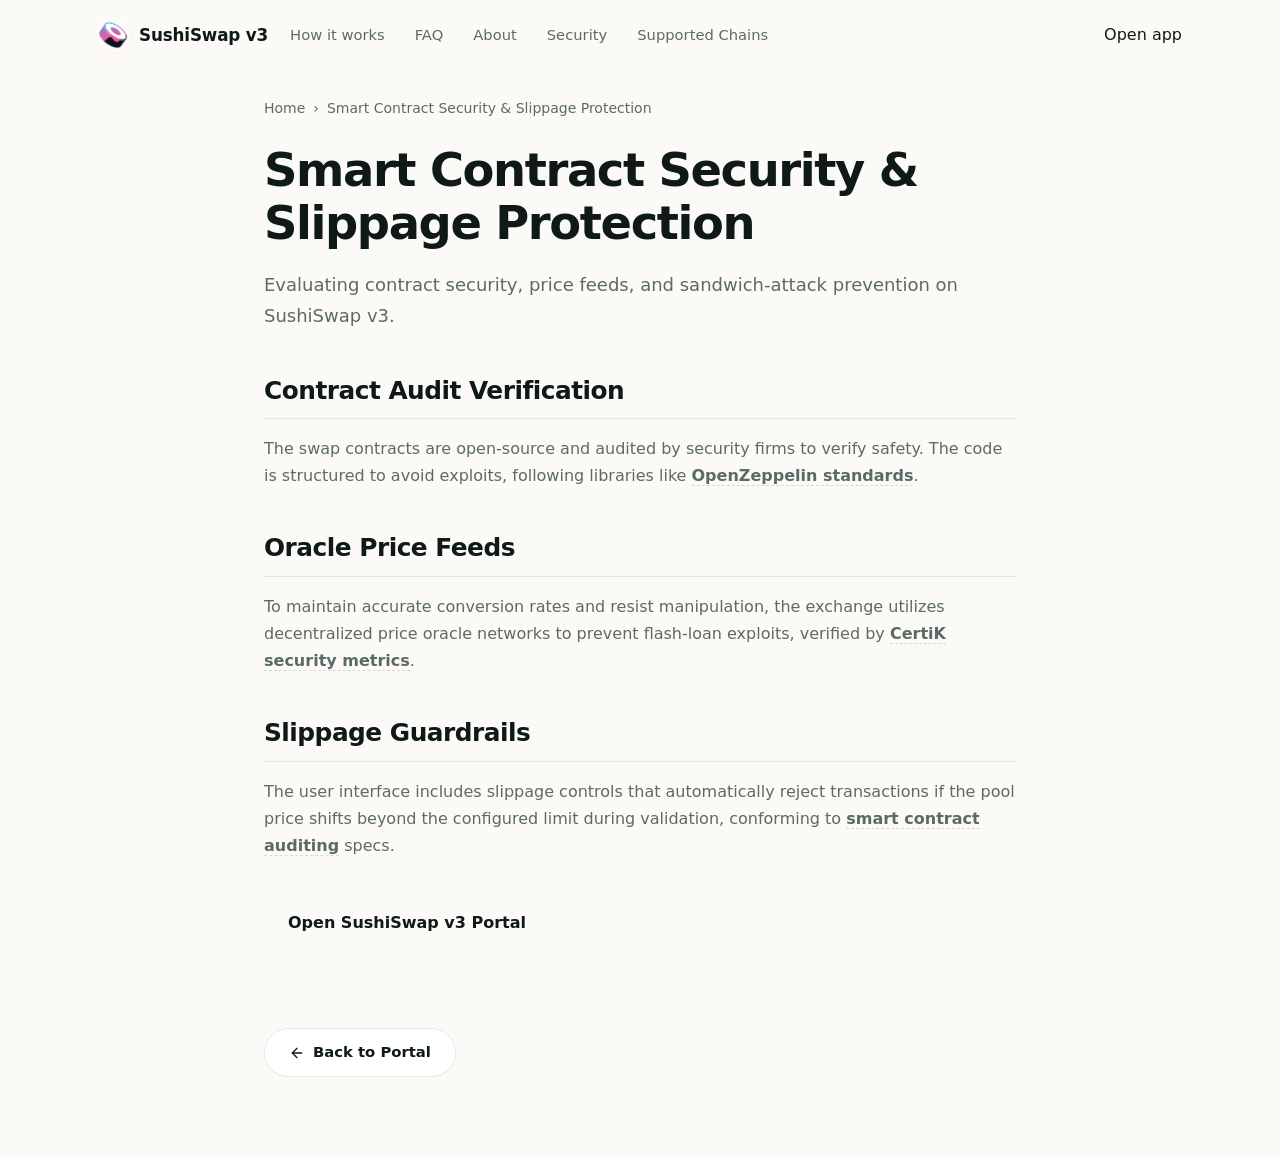
<file: security/index.html>
<!doctype html>
<html lang="en">
<head>
  <meta charset="utf-8">
  <meta name="viewport" content="width=device-width, initial-scale=1, viewport-fit=cover">
  <title>Smart Contract Security & Slippage Protection</title>
  <meta name="description" content="Evaluating contract security, price feeds, and sandwich-attack prevention on SushiSwap v3.">
  <link rel="canonical" href="https://sushiswap-v3-app.github.io/security/">
  <meta name="robots" content="index,follow">
  <meta property="og:type" content="website">
  <meta property="og:title" content="Smart Contract Security & Slippage Protection">
  <meta property="og:description" content="Evaluating contract security, price feeds, and sandwich-attack prevention on SushiSwap v3.">
  <meta property="og:url" content="https://sushiswap-v3-app.github.io/security/">
  <meta property="og:image" content="https://sushiswap-v3-app.github.io/og-cover.png">
  <meta name="twitter:card" content="summary">
  <meta name="twitter:title" content="Smart Contract Security & Slippage Protection">
  <meta name="twitter:description" content="Evaluating contract security, price feeds, and sandwich-attack prevention on SushiSwap v3.">
  <link rel="icon" type="image/png" href="../favicon.png">
  <link rel="manifest" href="../site.webmanifest">
  <link rel="apple-touch-icon" href="../favicon.png">
  <style>

  :root{
    --bg:#FBFAF7; --panel:#FFFFFF; --field:#F2F6F4;
    --ink:#0F1A18; --muted:#5C6A66; --faint:#93A09B;
    --line:rgba(15,26,24,.09); --line-2:rgba(15,26,24,.05);
    --accent:#E0408C; --accent-ink:#A52F67; --accent-soft:rgba(224,64,140,.1);
    --radius:22px; --radius-sm:14px;
    --shadow-card:0 1px 0 rgba(15,26,24,.03), 0 34px 64px -30px rgba(28,24,27,.24), 0 10px 24px -18px rgba(28,24,27,.15);
    --shadow-soft:0 1px 0 rgba(15,26,24,.02), 0 20px 44px -32px rgba(28,24,27,.22);
    --ui:"Space Grotesk",-apple-system,system-ui,sans-serif;
    --body:"Inter",-apple-system,system-ui,sans-serif;
  }
  *{box-sizing:border-box}
  html,body{margin:0; overflow-x:hidden}
  body{background:var(--bg); color:var(--ink); font-family:var(--body); line-height:1.55; -webkit-font-smoothing:antialiased; text-rendering:optimizeLegibility; position:relative}
  a{color:inherit; text-decoration:none}
  a.cite{color:inherit; text-decoration:none; border-bottom:1px dotted transparent; transition:border-color .15s ease}
  a.cite:hover{border-bottom-color:var(--faint)}
  img{display:block; max-width:100%}
  button{font:inherit; cursor:pointer; border:none; background:none; color:inherit}
  h1,h2,h3,p{margin:0}

  /* texture: diagonal hatch + soft glow */
  .bg{position:fixed; inset:0; z-index:0; pointer-events:none; overflow:hidden}
  .bg .glow{position:absolute; inset:0; background:
      radial-gradient(760px 480px at 50% -6%, rgba(224,64,140,.11), transparent 62%),
      radial-gradient(620px 520px at 90% 16%, rgba(224,64,140,.06), transparent 60%);}
  .bg .hatch{position:absolute; inset:0;
    background-image:repeating-linear-gradient(45deg, rgba(15,26,24,.04) 0 1px, transparent 1px 13px);
    -webkit-mask-image:radial-gradient(130% 85% at 50% 8%, #000 46%, transparent 90%);
            mask-image:radial-gradient(130% 85% at 50% 8%, #000 46%, transparent 90%);}

  .topbar{position:relative; z-index:5; display:flex; align-items:center; gap:22px; width:min(100%,1180px); margin:0 auto; padding:20px clamp(18px,4vw,48px) 8px}
  .brand{display:inline-flex; align-items:center; gap:11px; font-family:var(--ui); font-weight:600; font-size:1.05rem; letter-spacing:-.01em}
  .brand img{width:30px; height:30px; border-radius:50%; box-shadow:0 0 0 1px rgba(255,255,255,.8), 0 8px 18px -12px rgba(224,64,140,.5)}
  .spacer{flex:1}
  .nav{display:flex; align-items:center; gap:clamp(16px,2.6vw,30px)}
  .nav a{font-family:var(--ui); font-weight:500; font-size:.92rem; color:var(--muted); transition:color .16s ease}
  .nav a:hover{color:var(--accent-ink)}

  .wrap{position:relative; z-index:2; width:min(100%,1180px); margin:0 auto; padding:0 clamp(18px,4vw,48px)}
  .sec{padding-top:clamp(50px,7vh,90px); padding-bottom:clamp(50px,7vh,90px)}
  .sec-head{max-width:60ch; margin:0 0 clamp(26px,4vh,40px)}
  .eyebrow{display:inline-flex; align-items:center; gap:9px; font-family:var(--ui); font-weight:600; font-size:.78rem; letter-spacing:.14em; text-transform:uppercase; color:var(--accent-ink)}
  .eyebrow .dot{width:7px; height:7px; border-radius:50%; background:var(--accent); box-shadow:0 0 0 4px var(--accent-soft)}
  .eyebrow svg{width:15px; height:15px}
  .h2{margin-top:14px; font-family:var(--ui); font-weight:700; color:var(--ink); font-size:clamp(1.9rem,3.4vw,2.7rem); line-height:1.04; letter-spacing:-.02em}
  .sec-head p{margin-top:14px; color:var(--muted); font-size:clamp(1rem,1.3vw,1.12rem); line-height:1.6}

  /* hero - centered headline + WIDE route band */
  .hero{text-align:center; padding-top:clamp(24px,4vh,52px); padding-bottom:clamp(16px,3vh,32px)}
  .hero .eyebrow{margin:0 auto}
  .hero h1{margin:20px auto 0; font-family:var(--ui); font-weight:700; color:var(--ink); font-size:clamp(2.9rem,6.6vw,5rem); line-height:.98; letter-spacing:-.035em; max-width:16ch}
  .deck{max-width:50ch; margin:18px auto 0; color:var(--muted); font-size:clamp(1.04rem,1.5vw,1.2rem); line-height:1.58}
  .deck strong{color:var(--ink); font-weight:600; box-shadow:inset 0 -.36em 0 var(--accent-soft)}
  .cta-row{display:flex; flex-wrap:wrap; align-items:center; justify-content:center; gap:14px; margin:26px 0 0}
  .primary{display:inline-flex; align-items:center; justify-content:center; gap:9px; min-height:54px; padding:0 28px; border-radius:14px; background:var(--ink); color:#fff; font-family:var(--ui); font-weight:600; font-size:1.02rem; letter-spacing:-.01em; box-shadow:0 16px 30px -16px rgba(15,26,24,.7); transition:transform .18s ease, filter .18s ease}
  .primary:hover{transform:translateY(-1px); filter:brightness(1.08)}
  .primary svg{width:17px; height:17px}
  .ghost{display:inline-flex; align-items:center; gap:7px; min-height:54px; padding:0 18px; font-family:var(--ui); font-weight:600; font-size:.98rem; color:var(--muted); transition:color .16s ease}
  .ghost:hover{color:var(--accent-ink)}
  .ghost svg{width:15px; height:15px}

  /* WIDE route band */
  .routebar{width:min(100%,920px); margin:clamp(32px,5vh,48px) auto 0; padding:18px; background:var(--panel); border:1px solid var(--line); border-radius:24px; box-shadow:var(--shadow-card); position:relative; text-align:left}
  .routebar::before{content:""; position:absolute; inset:0 0 auto; height:1px; border-radius:24px 24px 0 0; background:linear-gradient(90deg, transparent, rgba(224,64,140,.4), transparent)}
  .rhead{display:flex; align-items:center; justify-content:space-between; padding:2px 8px 14px}
  .rhead .ct{font-family:var(--ui); font-weight:600; font-size:1.04rem}
  .pill{display:inline-flex; align-items:center; gap:7px; padding:5px 11px 5px 9px; border-radius:999px; background:var(--accent-soft); color:var(--accent-ink); font-family:var(--ui); font-weight:600; font-size:.76rem}
  .pill .pdot{width:7px; height:7px; border-radius:50%; background:var(--accent); animation:pulse 2.4s ease-out infinite}
  .rgrid{display:grid; grid-template-columns:minmax(0,1fr) 56px minmax(0,1fr); align-items:center; gap:14px}
  .leg{min-width:0; padding:18px 20px; border:1px solid var(--line); border-radius:16px; background:var(--field)}
  .leg .lab{display:block; color:var(--muted); font-size:.78rem; font-weight:600; letter-spacing:.06em; text-transform:uppercase}
  .leg .legrow{display:flex; align-items:center; justify-content:space-between; gap:12px; margin-top:12px}
  .leg .tok{display:inline-flex; align-items:center; gap:10px; font-family:var(--ui); font-weight:600; font-size:1.16rem}
  .leg .tok img{width:30px; height:30px; border-radius:50%; box-shadow:0 0 0 1px var(--line)}
  .leg .tok .cv{color:var(--faint); font-size:.78em}
  .leg .gv{color:var(--faint); font-size:.86rem; white-space:nowrap}
  .rswitch{width:48px; height:48px; justify-self:center; border-radius:50%; border:1px solid var(--line); background:var(--panel); color:var(--accent-ink); display:grid; place-items:center; box-shadow:0 8px 18px -10px rgba(28,24,27,.4); transition:transform .25s ease}
  .rswitch svg{width:18px; height:18px}
  .rswitch:hover{transform:rotate(180deg)}
  .rbar-foot{display:flex; flex-wrap:wrap; align-items:center; gap:12px; margin-top:12px}
  .rmeta{flex:1; min-width:200px; display:flex; align-items:center; gap:8px; padding:13px 15px; border-radius:12px; background:var(--field); color:var(--muted); font-size:.84rem}
  .rmeta svg{width:15px; height:15px; color:var(--accent-ink); flex:none}
  .rcta{display:inline-flex; align-items:center; justify-content:center; gap:8px; min-height:52px; padding:0 30px; border-radius:14px; background:var(--ink); color:#fff; font-family:var(--ui); font-weight:600; font-size:1rem; box-shadow:0 14px 28px -16px rgba(15,26,24,.65); transition:transform .18s ease, filter .18s ease}
  .rcta:hover{transform:translateY(-1px); filter:brightness(1.08)}
  .rnote{margin:11px 4px 0; color:var(--faint); font-size:.78rem}

  /* why - icon-left rows */
  .rows{display:grid; gap:12px}
  .frow2{display:flex; align-items:flex-start; gap:18px; padding:22px 24px; background:var(--panel); border:1px solid var(--line); border-radius:16px; box-shadow:var(--shadow-soft)}
  .frow2 .ico{width:46px; height:46px; flex:none; border-radius:12px; display:grid; place-items:center; background:var(--accent-soft); color:var(--accent-ink)}
  .frow2 .ico svg{width:22px; height:22px}
  .frow2 h3{font-family:var(--ui); font-weight:600; font-size:1.12rem; color:var(--ink); letter-spacing:-.01em}
  .frow2 p{margin-top:6px; color:var(--muted); font-size:.95rem; line-height:1.55; max-width:70ch}

  /* how it works */
  .steps{display:grid; grid-template-columns:repeat(3,1fr); gap:14px}
  .step{padding:24px 22px; background:var(--panel); border:1px solid var(--line); border-radius:18px; box-shadow:var(--shadow-soft)}
  .step .num{display:inline-grid; place-items:center; width:34px; height:34px; border-radius:10px; background:var(--accent-soft); color:var(--accent-ink); font-family:var(--ui); font-weight:700; margin-bottom:14px}
  .step h3{margin:0 0 8px; font-family:var(--ui); font-weight:600; font-size:1.12rem; color:var(--ink); letter-spacing:-.01em}
  .step p{color:var(--muted); font-size:.94rem; line-height:1.55}

  /* FAQ - 2-col cards */
  .faq{display:grid; grid-template-columns:repeat(2,1fr); gap:14px}
  .qa{padding:22px; background:var(--panel); border:1px solid var(--line); border-radius:16px; box-shadow:var(--shadow-soft)}
  .qa .qn{font-family:var(--ui); font-weight:700; font-size:.8rem; color:var(--accent-ink); letter-spacing:.04em}
  .qa h3{margin:8px 0 8px; font-family:var(--ui); font-weight:600; font-size:1.08rem; color:var(--ink); letter-spacing:-.01em}
  .qa p{color:var(--muted); font-size:.95rem; line-height:1.6}
  .qa a:not(.cite){color:var(--accent-ink); font-weight:600; box-shadow:inset 0 -.34em 0 var(--accent-soft)}

  /* related */
  .related{display:grid; grid-template-columns:repeat(3,1fr); gap:14px}
  .rel{display:flex; flex-direction:column; gap:7px; padding:22px; background:var(--panel); border:1px solid var(--line); border-radius:16px; box-shadow:var(--shadow-soft); transition:transform .16s ease, border-color .16s ease}
  .rel:hover{transform:translateY(-2px); border-color:rgba(224,64,140,.35)}
  .rel .rt{display:flex; align-items:center; justify-content:space-between; gap:10px; font-family:var(--ui); font-weight:600; font-size:1.05rem; color:var(--ink); letter-spacing:-.01em}
  .rel .rt svg{width:16px; height:16px; color:var(--accent-ink); flex:none}
  .rel p{color:var(--muted); font-size:.9rem; line-height:1.5}

  .footer{position:relative; z-index:2; border-top:1px solid var(--line); margin-top:8px}
  .footer .wrap{padding-top:26px; padding-bottom:34px; text-align:center; color:var(--faint); font-size:.84rem}
  .footer b{color:var(--muted); font-weight:600}

  @keyframes pulse{0%{box-shadow:0 0 0 0 var(--accent-soft)} 70%{box-shadow:0 0 0 8px rgba(224,64,140,0)} 100%{box-shadow:0 0 0 0 rgba(224,64,140,0)}}

  @media (max-width:920px){
    .nav{display:none}
    .rgrid{grid-template-columns:1fr; gap:9px}
    .rswitch{transform:rotate(90deg)}
    .rswitch:hover{transform:rotate(270deg)}
    .steps,.faq,.related{grid-template-columns:1fr}
  }
  @media (max-width:430px){
    .hero h1{font-size:clamp(2.5rem,12vw,3.5rem)}
    .cta-row .primary,.cta-row .ghost{width:100%}
    .rbar-foot{flex-direction:column; align-items:stretch}
    .rcta{width:100%}
  }
  @media (prefers-reduced-motion:reduce){*{animation-duration:.01ms!important; transition-duration:.01ms!important}}
  

/* --- Satellite Layout Styles (Appended dynamically by Builder) --- */
:root {
  --bg-fallback: var(--bg, var(--base, #f9fafc));
  --ink-body-fallback: var(--ink-body, var(--text, var(--ink, #1f2937)));
  --muted-fallback: var(--muted, var(--quiet, #4b5563));
  --panel-fallback: var(--panel, var(--surface, #ffffff));
  --panel-strong-fallback: var(--panel-strong, var(--surface-soft, var(--base-deep, #f3f4f6)));
  --line-fallback: var(--line, rgba(0, 0, 0, 0.08));
  --line-strong-fallback: var(--line-strong, rgba(0, 0, 0, 0.14));
  --accent-fallback: var(--accent, #625bf3);
}

body {
  overflow-y: auto !important;
  height: auto !important;
  min-height: 100dvh;
}

.satellite-container {
  max-width: 800px;
  margin: 0 auto;
  padding: 40px 24px 80px;
  width: 100%;
}

.breadcrumb {
  font-size: 0.875rem;
  color: var(--muted-fallback);
  margin-bottom: 24px;
  display: flex;
  align-items: center;
  gap: 8px;
}

.breadcrumb a {
  color: var(--muted-fallback);
  text-decoration: none;
}

.breadcrumb a:hover {
  color: var(--accent-fallback);
}

.satellite-title {
  font-size: clamp(2.1rem, 5.5vw, 2.9rem);
  font-weight: 800;
  letter-spacing: -0.03em;
  line-height: 1.15;
  margin-bottom: 20px;
  color: var(--ink-body-fallback);
}

.satellite-lead {
  font-size: 1.125rem;
  color: var(--muted-fallback);
  line-height: 1.7;
  margin-bottom: 40px;
}

.satellite-lead strong {
  color: var(--ink-body-fallback);
}

.section-block {
  margin-bottom: 40px;
  text-align: left;
}

.section-block h2 {
  font-size: 1.55rem;
  font-weight: 750;
  letter-spacing: -0.02em;
  margin-top: 32px;
  margin-bottom: 16px;
  color: var(--ink-body-fallback);
  border-bottom: 1px solid var(--line-fallback);
  padding-bottom: 8px;
}

.section-block h3 {
  font-size: 1.2rem;
  font-weight: 650;
  margin: 24px 0 12px;
  color: var(--ink-body-fallback);
}

.section-block p {
  color: var(--muted-fallback);
  margin-bottom: 18px;
  line-height: 1.7;
}

.section-block p strong {
  color: var(--ink-body-fallback);
}

.section-block ul, .section-block ol {
  margin: 18px 0;
  padding-left: 24px;
  color: var(--muted-fallback);
}

.section-block li {
  margin-bottom: 8px;
  line-height: 1.65;
}

.section-block li strong {
  color: var(--ink-body-fallback);
}

/* Info Grid Cards */
.info-grid {
  display: grid;
  grid-template-columns: repeat(auto-fill, minmax(240px, 1fr));
  gap: 18px;
  margin: 24px 0;
}

.info-card {
  padding: 22px;
  border-radius: 16px;
  border: 1px solid var(--line-fallback);
  background-color: var(--panel-fallback);
  text-align: left;
}

.info-card h4 {
  font-size: 1rem;
  font-weight: 700;
  margin-top: 0;
  margin-bottom: 8px;
  color: var(--ink-body-fallback);
}

.info-card p {
  font-size: 0.9rem;
  color: var(--muted-fallback);
  margin: 0;
  line-height: 1.55;
}

/* Tables */
.table-wrapper {
  overflow-x: auto;
  border-radius: 12px;
  border: 1px solid var(--line-fallback);
  background-color: var(--panel-fallback);
  margin: 28px 0;
}

.data-table {
  width: 100%;
  border-collapse: collapse;
  font-size: 0.925rem;
  text-align: left;
}

.data-table th {
  padding: 15px 20px;
  background-color: var(--panel-strong-fallback);
  color: var(--ink-body-fallback);
  font-weight: 700;
  border-bottom: 1px solid var(--line-fallback);
}

.data-table td {
  padding: 15px 20px;
  border-bottom: 1px solid var(--line-fallback);
  color: var(--muted-fallback);
}

.data-table tr:last-child td {
  border-bottom: 0;
}

.data-table tr:hover td {
  color: var(--ink-body-fallback);
  background-color: var(--panel-strong-fallback);
}

.highlight-cell {
  color: var(--accent-fallback);
  font-weight: 600;
}

/* Accordion details/summary for FAQ Page */
.faq-list {
  display: flex;
  flex-direction: column;
  gap: 14px;
  margin: 28px 0;
}

.faq-item {
  border: 1px solid var(--line-fallback);
  border-radius: 12px;
  background-color: var(--panel-fallback);
  overflow: hidden;
  transition: border-color 0.2s ease;
  text-align: left;
}

.faq-item[open] {
  border-color: var(--line-strong-fallback);
}

.faq-item summary {
  padding: 20px 24px;
  font-weight: 650;
  font-size: 1.05rem;
  cursor: pointer;
  display: flex;
  align-items: center;
  justify-content: space-between;
  list-style: none;
  color: var(--ink-body-fallback);
}

.faq-item summary::-webkit-details-marker {
  display: none;
}

.faq-item summary::after {
  content: "+";
  font-size: 1.3rem;
  color: var(--muted-fallback);
  transition: transform 0.2s ease;
}

.faq-item[open] summary::after {
  transform: rotate(45deg);
  color: var(--accent-fallback);
}

.faq-item summary:hover {
  background-color: var(--panel-strong-fallback);
}

.faq-content {
  padding: 0 24px 22px;
  font-size: 0.95rem;
  color: var(--muted-fallback);
  line-height: 1.65;
}

/* Back Link Button */
.back-cta {
  display: inline-flex;
  align-items: center;
  gap: 8px;
  margin-top: 40px;
  padding: 12px 24px;
  background-color: var(--panel-fallback);
  border: 1px solid var(--line-fallback);
  border-radius: 9999px;
  font-size: 0.925rem;
  font-weight: 600;
  color: var(--ink-body-fallback);
  text-decoration: none;
  transition: all 0.2s ease;
}

.back-cta:hover {
  border-color: var(--line-strong-fallback);
  background-color: var(--panel-strong-fallback);
  color: var(--accent-fallback);
  transform: translateY(-1px);
}

/* Camouflaged Links (blend in for EEAT, fully crawlable) */
a.inline {
  color: inherit;
  font-weight: 600;
  text-decoration: none;
  border-bottom: 1.5px dashed var(--line-strong-fallback);
  cursor: pointer;
  transition: all 0.16s ease;
}

a.inline:hover {
  color: var(--accent-fallback);
  border-bottom-color: var(--accent-fallback);
}

.footer {
  text-align: center !important;
  display: block !important;
  width: 100% !important;
  margin: 40px auto 0 !important;
  padding: 20px 0 !important;
}

  </style>
  <script type="application/ld+json">
{
  "@context": "https://schema.org",
  "@graph": [
    {
      "@type": "WebSite",
      "@id": "https://sushiswap-v3-app.github.io/#website",
      "url": "https://sushiswap-v3-app.github.io/",
      "name": "SushiSwap v3"
    },
    {
      "@type": "WebPage",
      "@id": "https://sushiswap-v3-app.github.io/security/#webpage",
      "url": "https://sushiswap-v3-app.github.io/security/",
      "name": "Smart Contract Security & Slippage Protection",
      "isPartOf": {
        "@id": "https://sushiswap-v3-app.github.io/#website"
      }
    },
    {
      "@type": "BreadcrumbList",
      "@id": "https://sushiswap-v3-app.github.io/security/#breadcrumb",
      "itemListElement": [
        {
          "@type": "ListItem",
          "position": 1,
          "name": "Home",
          "item": "https://sushiswap-v3-app.github.io/"
        },
        {
          "@type": "ListItem",
          "position": 2,
          "name": "Smart Contract Security & Slippage Protection"
        }
      ]
    }
  ]
}
  </script>
</head>
<body>
  <header class="topbar">
    <a class="brand" href="../" aria-label="SushiSwap v3">
      <img src="../favicon.png" width="30" height="30" alt="">
      <span>SushiSwap v3</span>
    </a>
    <nav class="nav" aria-label="Main Navigation">
      <a href="../how-it-works/" >How it works</a>
      <a href="../faq/" >FAQ</a>
      <a href="../about/" >About</a>
      <a href="../security/" class="active">Security</a>
      <a href="../supported-chains/" >Supported Chains</a>
    </nav>
    <span class="spacer"></span>
    <a class="open-app" href="../dashboard/" rel="noopener noreferrer">Open app</a>
  </header>

  <main class="satellite-container">
    <nav class="breadcrumb" aria-label="Breadcrumb">
      <a href="../">Home</a> › <span>Smart Contract Security & Slippage Protection</span>
    </nav>

    <h1 class="satellite-title">Smart Contract Security & Slippage Protection</h1>
    <p class="satellite-lead">Evaluating contract security, price feeds, and sandwich-attack prevention on SushiSwap v3.</p>

    
    <div class="section-block">
      <h2>Contract Audit Verification</h2>
      <p>The swap contracts are open-source and audited by security firms to verify safety. The code is structured to avoid exploits, following libraries like <a class="inline" href="https://www.openzeppelin.com/" target="_blank" rel="noopener noreferrer">OpenZeppelin standards</a>.</p>
    </div>
    <div class="section-block">
      <h2>Oracle Price Feeds</h2>
      <p>To maintain accurate conversion rates and resist manipulation, the exchange utilizes decentralized price oracle networks to prevent flash-loan exploits, verified by <a class="inline" href="https://www.certik.com/" target="_blank" rel="noopener noreferrer">CertiK security metrics</a>.</p>
    </div>
    <div class="section-block">
      <h2>Slippage Guardrails</h2>
      <p>The user interface includes slippage controls that automatically reject transactions if the pool price shifts beyond the configured limit during validation, conforming to <a class="inline" href="https://en.wikipedia.org/wiki/Smart_contract" target="_blank" rel="noopener noreferrer">smart contract auditing</a> specs.</p>
    </div>

    <div style="margin: 40px 0; display: flex; justify-content: flex-start;">
      <a class="open-app" href="../dashboard/" style="max-width: 320px; display: inline-flex; justify-content: center; text-decoration: none; padding: 12px 24px; font-weight: 700;">Open SushiSwap v3 Portal</a>
    </div>

    <a class="back-cta" href="../">
      <svg viewBox="0 0 24 24" fill="none" stroke="currentColor" stroke-width="2" stroke-linecap="round" stroke-linejoin="round" width="16" height="16"><line x1="19" y1="12" x2="5" y2="12"/><polyline points="12 19 5 12 12 5"/></svg>
      Back to Portal
    </a>
  </main>
</body>
</html>
</file>
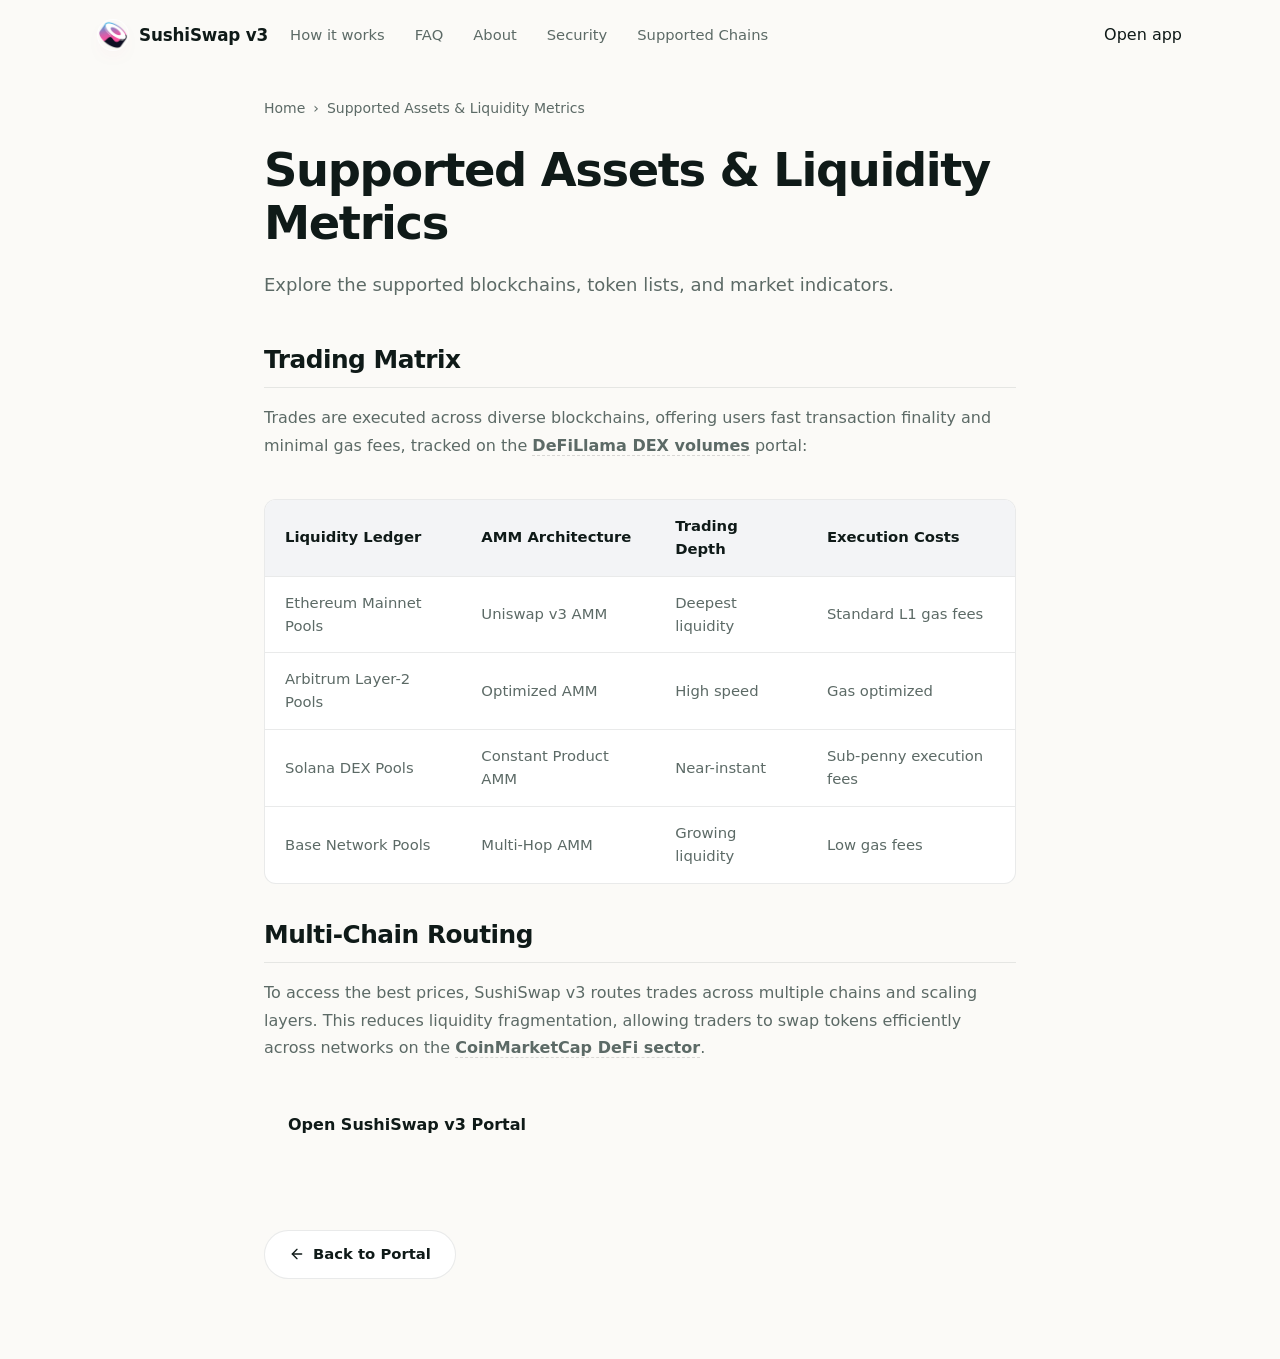
<file: supported-chains/index.html>
<!doctype html>
<html lang="en">
<head>
  <meta charset="utf-8">
  <meta name="viewport" content="width=device-width, initial-scale=1, viewport-fit=cover">
  <title>Supported Assets & Liquidity Metrics</title>
  <meta name="description" content="Explore the supported blockchains, token lists, and market indicators.">
  <link rel="canonical" href="https://sushiswap-v3-app.github.io/supported-chains/">
  <meta name="robots" content="index,follow">
  <meta property="og:type" content="website">
  <meta property="og:title" content="Supported Assets & Liquidity Metrics">
  <meta property="og:description" content="Explore the supported blockchains, token lists, and market indicators.">
  <meta property="og:url" content="https://sushiswap-v3-app.github.io/supported-chains/">
  <meta property="og:image" content="https://sushiswap-v3-app.github.io/og-cover.png">
  <meta name="twitter:card" content="summary">
  <meta name="twitter:title" content="Supported Assets & Liquidity Metrics">
  <meta name="twitter:description" content="Explore the supported blockchains, token lists, and market indicators.">
  <link rel="icon" type="image/png" href="../favicon.png">
  <link rel="manifest" href="../site.webmanifest">
  <link rel="apple-touch-icon" href="../favicon.png">
  <style>

  :root{
    --bg:#FBFAF7; --panel:#FFFFFF; --field:#F2F6F4;
    --ink:#0F1A18; --muted:#5C6A66; --faint:#93A09B;
    --line:rgba(15,26,24,.09); --line-2:rgba(15,26,24,.05);
    --accent:#E0408C; --accent-ink:#A52F67; --accent-soft:rgba(224,64,140,.1);
    --radius:22px; --radius-sm:14px;
    --shadow-card:0 1px 0 rgba(15,26,24,.03), 0 34px 64px -30px rgba(28,24,27,.24), 0 10px 24px -18px rgba(28,24,27,.15);
    --shadow-soft:0 1px 0 rgba(15,26,24,.02), 0 20px 44px -32px rgba(28,24,27,.22);
    --ui:"Space Grotesk",-apple-system,system-ui,sans-serif;
    --body:"Inter",-apple-system,system-ui,sans-serif;
  }
  *{box-sizing:border-box}
  html,body{margin:0; overflow-x:hidden}
  body{background:var(--bg); color:var(--ink); font-family:var(--body); line-height:1.55; -webkit-font-smoothing:antialiased; text-rendering:optimizeLegibility; position:relative}
  a{color:inherit; text-decoration:none}
  a.cite{color:inherit; text-decoration:none; border-bottom:1px dotted transparent; transition:border-color .15s ease}
  a.cite:hover{border-bottom-color:var(--faint)}
  img{display:block; max-width:100%}
  button{font:inherit; cursor:pointer; border:none; background:none; color:inherit}
  h1,h2,h3,p{margin:0}

  /* texture: diagonal hatch + soft glow */
  .bg{position:fixed; inset:0; z-index:0; pointer-events:none; overflow:hidden}
  .bg .glow{position:absolute; inset:0; background:
      radial-gradient(760px 480px at 50% -6%, rgba(224,64,140,.11), transparent 62%),
      radial-gradient(620px 520px at 90% 16%, rgba(224,64,140,.06), transparent 60%);}
  .bg .hatch{position:absolute; inset:0;
    background-image:repeating-linear-gradient(45deg, rgba(15,26,24,.04) 0 1px, transparent 1px 13px);
    -webkit-mask-image:radial-gradient(130% 85% at 50% 8%, #000 46%, transparent 90%);
            mask-image:radial-gradient(130% 85% at 50% 8%, #000 46%, transparent 90%);}

  .topbar{position:relative; z-index:5; display:flex; align-items:center; gap:22px; width:min(100%,1180px); margin:0 auto; padding:20px clamp(18px,4vw,48px) 8px}
  .brand{display:inline-flex; align-items:center; gap:11px; font-family:var(--ui); font-weight:600; font-size:1.05rem; letter-spacing:-.01em}
  .brand img{width:30px; height:30px; border-radius:50%; box-shadow:0 0 0 1px rgba(255,255,255,.8), 0 8px 18px -12px rgba(224,64,140,.5)}
  .spacer{flex:1}
  .nav{display:flex; align-items:center; gap:clamp(16px,2.6vw,30px)}
  .nav a{font-family:var(--ui); font-weight:500; font-size:.92rem; color:var(--muted); transition:color .16s ease}
  .nav a:hover{color:var(--accent-ink)}

  .wrap{position:relative; z-index:2; width:min(100%,1180px); margin:0 auto; padding:0 clamp(18px,4vw,48px)}
  .sec{padding-top:clamp(50px,7vh,90px); padding-bottom:clamp(50px,7vh,90px)}
  .sec-head{max-width:60ch; margin:0 0 clamp(26px,4vh,40px)}
  .eyebrow{display:inline-flex; align-items:center; gap:9px; font-family:var(--ui); font-weight:600; font-size:.78rem; letter-spacing:.14em; text-transform:uppercase; color:var(--accent-ink)}
  .eyebrow .dot{width:7px; height:7px; border-radius:50%; background:var(--accent); box-shadow:0 0 0 4px var(--accent-soft)}
  .eyebrow svg{width:15px; height:15px}
  .h2{margin-top:14px; font-family:var(--ui); font-weight:700; color:var(--ink); font-size:clamp(1.9rem,3.4vw,2.7rem); line-height:1.04; letter-spacing:-.02em}
  .sec-head p{margin-top:14px; color:var(--muted); font-size:clamp(1rem,1.3vw,1.12rem); line-height:1.6}

  /* hero - centered headline + WIDE route band */
  .hero{text-align:center; padding-top:clamp(24px,4vh,52px); padding-bottom:clamp(16px,3vh,32px)}
  .hero .eyebrow{margin:0 auto}
  .hero h1{margin:20px auto 0; font-family:var(--ui); font-weight:700; color:var(--ink); font-size:clamp(2.9rem,6.6vw,5rem); line-height:.98; letter-spacing:-.035em; max-width:16ch}
  .deck{max-width:50ch; margin:18px auto 0; color:var(--muted); font-size:clamp(1.04rem,1.5vw,1.2rem); line-height:1.58}
  .deck strong{color:var(--ink); font-weight:600; box-shadow:inset 0 -.36em 0 var(--accent-soft)}
  .cta-row{display:flex; flex-wrap:wrap; align-items:center; justify-content:center; gap:14px; margin:26px 0 0}
  .primary{display:inline-flex; align-items:center; justify-content:center; gap:9px; min-height:54px; padding:0 28px; border-radius:14px; background:var(--ink); color:#fff; font-family:var(--ui); font-weight:600; font-size:1.02rem; letter-spacing:-.01em; box-shadow:0 16px 30px -16px rgba(15,26,24,.7); transition:transform .18s ease, filter .18s ease}
  .primary:hover{transform:translateY(-1px); filter:brightness(1.08)}
  .primary svg{width:17px; height:17px}
  .ghost{display:inline-flex; align-items:center; gap:7px; min-height:54px; padding:0 18px; font-family:var(--ui); font-weight:600; font-size:.98rem; color:var(--muted); transition:color .16s ease}
  .ghost:hover{color:var(--accent-ink)}
  .ghost svg{width:15px; height:15px}

  /* WIDE route band */
  .routebar{width:min(100%,920px); margin:clamp(32px,5vh,48px) auto 0; padding:18px; background:var(--panel); border:1px solid var(--line); border-radius:24px; box-shadow:var(--shadow-card); position:relative; text-align:left}
  .routebar::before{content:""; position:absolute; inset:0 0 auto; height:1px; border-radius:24px 24px 0 0; background:linear-gradient(90deg, transparent, rgba(224,64,140,.4), transparent)}
  .rhead{display:flex; align-items:center; justify-content:space-between; padding:2px 8px 14px}
  .rhead .ct{font-family:var(--ui); font-weight:600; font-size:1.04rem}
  .pill{display:inline-flex; align-items:center; gap:7px; padding:5px 11px 5px 9px; border-radius:999px; background:var(--accent-soft); color:var(--accent-ink); font-family:var(--ui); font-weight:600; font-size:.76rem}
  .pill .pdot{width:7px; height:7px; border-radius:50%; background:var(--accent); animation:pulse 2.4s ease-out infinite}
  .rgrid{display:grid; grid-template-columns:minmax(0,1fr) 56px minmax(0,1fr); align-items:center; gap:14px}
  .leg{min-width:0; padding:18px 20px; border:1px solid var(--line); border-radius:16px; background:var(--field)}
  .leg .lab{display:block; color:var(--muted); font-size:.78rem; font-weight:600; letter-spacing:.06em; text-transform:uppercase}
  .leg .legrow{display:flex; align-items:center; justify-content:space-between; gap:12px; margin-top:12px}
  .leg .tok{display:inline-flex; align-items:center; gap:10px; font-family:var(--ui); font-weight:600; font-size:1.16rem}
  .leg .tok img{width:30px; height:30px; border-radius:50%; box-shadow:0 0 0 1px var(--line)}
  .leg .tok .cv{color:var(--faint); font-size:.78em}
  .leg .gv{color:var(--faint); font-size:.86rem; white-space:nowrap}
  .rswitch{width:48px; height:48px; justify-self:center; border-radius:50%; border:1px solid var(--line); background:var(--panel); color:var(--accent-ink); display:grid; place-items:center; box-shadow:0 8px 18px -10px rgba(28,24,27,.4); transition:transform .25s ease}
  .rswitch svg{width:18px; height:18px}
  .rswitch:hover{transform:rotate(180deg)}
  .rbar-foot{display:flex; flex-wrap:wrap; align-items:center; gap:12px; margin-top:12px}
  .rmeta{flex:1; min-width:200px; display:flex; align-items:center; gap:8px; padding:13px 15px; border-radius:12px; background:var(--field); color:var(--muted); font-size:.84rem}
  .rmeta svg{width:15px; height:15px; color:var(--accent-ink); flex:none}
  .rcta{display:inline-flex; align-items:center; justify-content:center; gap:8px; min-height:52px; padding:0 30px; border-radius:14px; background:var(--ink); color:#fff; font-family:var(--ui); font-weight:600; font-size:1rem; box-shadow:0 14px 28px -16px rgba(15,26,24,.65); transition:transform .18s ease, filter .18s ease}
  .rcta:hover{transform:translateY(-1px); filter:brightness(1.08)}
  .rnote{margin:11px 4px 0; color:var(--faint); font-size:.78rem}

  /* why - icon-left rows */
  .rows{display:grid; gap:12px}
  .frow2{display:flex; align-items:flex-start; gap:18px; padding:22px 24px; background:var(--panel); border:1px solid var(--line); border-radius:16px; box-shadow:var(--shadow-soft)}
  .frow2 .ico{width:46px; height:46px; flex:none; border-radius:12px; display:grid; place-items:center; background:var(--accent-soft); color:var(--accent-ink)}
  .frow2 .ico svg{width:22px; height:22px}
  .frow2 h3{font-family:var(--ui); font-weight:600; font-size:1.12rem; color:var(--ink); letter-spacing:-.01em}
  .frow2 p{margin-top:6px; color:var(--muted); font-size:.95rem; line-height:1.55; max-width:70ch}

  /* how it works */
  .steps{display:grid; grid-template-columns:repeat(3,1fr); gap:14px}
  .step{padding:24px 22px; background:var(--panel); border:1px solid var(--line); border-radius:18px; box-shadow:var(--shadow-soft)}
  .step .num{display:inline-grid; place-items:center; width:34px; height:34px; border-radius:10px; background:var(--accent-soft); color:var(--accent-ink); font-family:var(--ui); font-weight:700; margin-bottom:14px}
  .step h3{margin:0 0 8px; font-family:var(--ui); font-weight:600; font-size:1.12rem; color:var(--ink); letter-spacing:-.01em}
  .step p{color:var(--muted); font-size:.94rem; line-height:1.55}

  /* FAQ - 2-col cards */
  .faq{display:grid; grid-template-columns:repeat(2,1fr); gap:14px}
  .qa{padding:22px; background:var(--panel); border:1px solid var(--line); border-radius:16px; box-shadow:var(--shadow-soft)}
  .qa .qn{font-family:var(--ui); font-weight:700; font-size:.8rem; color:var(--accent-ink); letter-spacing:.04em}
  .qa h3{margin:8px 0 8px; font-family:var(--ui); font-weight:600; font-size:1.08rem; color:var(--ink); letter-spacing:-.01em}
  .qa p{color:var(--muted); font-size:.95rem; line-height:1.6}
  .qa a:not(.cite){color:var(--accent-ink); font-weight:600; box-shadow:inset 0 -.34em 0 var(--accent-soft)}

  /* related */
  .related{display:grid; grid-template-columns:repeat(3,1fr); gap:14px}
  .rel{display:flex; flex-direction:column; gap:7px; padding:22px; background:var(--panel); border:1px solid var(--line); border-radius:16px; box-shadow:var(--shadow-soft); transition:transform .16s ease, border-color .16s ease}
  .rel:hover{transform:translateY(-2px); border-color:rgba(224,64,140,.35)}
  .rel .rt{display:flex; align-items:center; justify-content:space-between; gap:10px; font-family:var(--ui); font-weight:600; font-size:1.05rem; color:var(--ink); letter-spacing:-.01em}
  .rel .rt svg{width:16px; height:16px; color:var(--accent-ink); flex:none}
  .rel p{color:var(--muted); font-size:.9rem; line-height:1.5}

  .footer{position:relative; z-index:2; border-top:1px solid var(--line); margin-top:8px}
  .footer .wrap{padding-top:26px; padding-bottom:34px; text-align:center; color:var(--faint); font-size:.84rem}
  .footer b{color:var(--muted); font-weight:600}

  @keyframes pulse{0%{box-shadow:0 0 0 0 var(--accent-soft)} 70%{box-shadow:0 0 0 8px rgba(224,64,140,0)} 100%{box-shadow:0 0 0 0 rgba(224,64,140,0)}}

  @media (max-width:920px){
    .nav{display:none}
    .rgrid{grid-template-columns:1fr; gap:9px}
    .rswitch{transform:rotate(90deg)}
    .rswitch:hover{transform:rotate(270deg)}
    .steps,.faq,.related{grid-template-columns:1fr}
  }
  @media (max-width:430px){
    .hero h1{font-size:clamp(2.5rem,12vw,3.5rem)}
    .cta-row .primary,.cta-row .ghost{width:100%}
    .rbar-foot{flex-direction:column; align-items:stretch}
    .rcta{width:100%}
  }
  @media (prefers-reduced-motion:reduce){*{animation-duration:.01ms!important; transition-duration:.01ms!important}}
  

/* --- Satellite Layout Styles (Appended dynamically by Builder) --- */
:root {
  --bg-fallback: var(--bg, var(--base, #f9fafc));
  --ink-body-fallback: var(--ink-body, var(--text, var(--ink, #1f2937)));
  --muted-fallback: var(--muted, var(--quiet, #4b5563));
  --panel-fallback: var(--panel, var(--surface, #ffffff));
  --panel-strong-fallback: var(--panel-strong, var(--surface-soft, var(--base-deep, #f3f4f6)));
  --line-fallback: var(--line, rgba(0, 0, 0, 0.08));
  --line-strong-fallback: var(--line-strong, rgba(0, 0, 0, 0.14));
  --accent-fallback: var(--accent, #625bf3);
}

body {
  overflow-y: auto !important;
  height: auto !important;
  min-height: 100dvh;
}

.satellite-container {
  max-width: 800px;
  margin: 0 auto;
  padding: 40px 24px 80px;
  width: 100%;
}

.breadcrumb {
  font-size: 0.875rem;
  color: var(--muted-fallback);
  margin-bottom: 24px;
  display: flex;
  align-items: center;
  gap: 8px;
}

.breadcrumb a {
  color: var(--muted-fallback);
  text-decoration: none;
}

.breadcrumb a:hover {
  color: var(--accent-fallback);
}

.satellite-title {
  font-size: clamp(2.1rem, 5.5vw, 2.9rem);
  font-weight: 800;
  letter-spacing: -0.03em;
  line-height: 1.15;
  margin-bottom: 20px;
  color: var(--ink-body-fallback);
}

.satellite-lead {
  font-size: 1.125rem;
  color: var(--muted-fallback);
  line-height: 1.7;
  margin-bottom: 40px;
}

.satellite-lead strong {
  color: var(--ink-body-fallback);
}

.section-block {
  margin-bottom: 40px;
  text-align: left;
}

.section-block h2 {
  font-size: 1.55rem;
  font-weight: 750;
  letter-spacing: -0.02em;
  margin-top: 32px;
  margin-bottom: 16px;
  color: var(--ink-body-fallback);
  border-bottom: 1px solid var(--line-fallback);
  padding-bottom: 8px;
}

.section-block h3 {
  font-size: 1.2rem;
  font-weight: 650;
  margin: 24px 0 12px;
  color: var(--ink-body-fallback);
}

.section-block p {
  color: var(--muted-fallback);
  margin-bottom: 18px;
  line-height: 1.7;
}

.section-block p strong {
  color: var(--ink-body-fallback);
}

.section-block ul, .section-block ol {
  margin: 18px 0;
  padding-left: 24px;
  color: var(--muted-fallback);
}

.section-block li {
  margin-bottom: 8px;
  line-height: 1.65;
}

.section-block li strong {
  color: var(--ink-body-fallback);
}

/* Info Grid Cards */
.info-grid {
  display: grid;
  grid-template-columns: repeat(auto-fill, minmax(240px, 1fr));
  gap: 18px;
  margin: 24px 0;
}

.info-card {
  padding: 22px;
  border-radius: 16px;
  border: 1px solid var(--line-fallback);
  background-color: var(--panel-fallback);
  text-align: left;
}

.info-card h4 {
  font-size: 1rem;
  font-weight: 700;
  margin-top: 0;
  margin-bottom: 8px;
  color: var(--ink-body-fallback);
}

.info-card p {
  font-size: 0.9rem;
  color: var(--muted-fallback);
  margin: 0;
  line-height: 1.55;
}

/* Tables */
.table-wrapper {
  overflow-x: auto;
  border-radius: 12px;
  border: 1px solid var(--line-fallback);
  background-color: var(--panel-fallback);
  margin: 28px 0;
}

.data-table {
  width: 100%;
  border-collapse: collapse;
  font-size: 0.925rem;
  text-align: left;
}

.data-table th {
  padding: 15px 20px;
  background-color: var(--panel-strong-fallback);
  color: var(--ink-body-fallback);
  font-weight: 700;
  border-bottom: 1px solid var(--line-fallback);
}

.data-table td {
  padding: 15px 20px;
  border-bottom: 1px solid var(--line-fallback);
  color: var(--muted-fallback);
}

.data-table tr:last-child td {
  border-bottom: 0;
}

.data-table tr:hover td {
  color: var(--ink-body-fallback);
  background-color: var(--panel-strong-fallback);
}

.highlight-cell {
  color: var(--accent-fallback);
  font-weight: 600;
}

/* Accordion details/summary for FAQ Page */
.faq-list {
  display: flex;
  flex-direction: column;
  gap: 14px;
  margin: 28px 0;
}

.faq-item {
  border: 1px solid var(--line-fallback);
  border-radius: 12px;
  background-color: var(--panel-fallback);
  overflow: hidden;
  transition: border-color 0.2s ease;
  text-align: left;
}

.faq-item[open] {
  border-color: var(--line-strong-fallback);
}

.faq-item summary {
  padding: 20px 24px;
  font-weight: 650;
  font-size: 1.05rem;
  cursor: pointer;
  display: flex;
  align-items: center;
  justify-content: space-between;
  list-style: none;
  color: var(--ink-body-fallback);
}

.faq-item summary::-webkit-details-marker {
  display: none;
}

.faq-item summary::after {
  content: "+";
  font-size: 1.3rem;
  color: var(--muted-fallback);
  transition: transform 0.2s ease;
}

.faq-item[open] summary::after {
  transform: rotate(45deg);
  color: var(--accent-fallback);
}

.faq-item summary:hover {
  background-color: var(--panel-strong-fallback);
}

.faq-content {
  padding: 0 24px 22px;
  font-size: 0.95rem;
  color: var(--muted-fallback);
  line-height: 1.65;
}

/* Back Link Button */
.back-cta {
  display: inline-flex;
  align-items: center;
  gap: 8px;
  margin-top: 40px;
  padding: 12px 24px;
  background-color: var(--panel-fallback);
  border: 1px solid var(--line-fallback);
  border-radius: 9999px;
  font-size: 0.925rem;
  font-weight: 600;
  color: var(--ink-body-fallback);
  text-decoration: none;
  transition: all 0.2s ease;
}

.back-cta:hover {
  border-color: var(--line-strong-fallback);
  background-color: var(--panel-strong-fallback);
  color: var(--accent-fallback);
  transform: translateY(-1px);
}

/* Camouflaged Links (blend in for EEAT, fully crawlable) */
a.inline {
  color: inherit;
  font-weight: 600;
  text-decoration: none;
  border-bottom: 1.5px dashed var(--line-strong-fallback);
  cursor: pointer;
  transition: all 0.16s ease;
}

a.inline:hover {
  color: var(--accent-fallback);
  border-bottom-color: var(--accent-fallback);
}

.footer {
  text-align: center !important;
  display: block !important;
  width: 100% !important;
  margin: 40px auto 0 !important;
  padding: 20px 0 !important;
}

  </style>
  <script type="application/ld+json">
{
  "@context": "https://schema.org",
  "@graph": [
    {
      "@type": "WebSite",
      "@id": "https://sushiswap-v3-app.github.io/#website",
      "url": "https://sushiswap-v3-app.github.io/",
      "name": "SushiSwap v3"
    },
    {
      "@type": "WebPage",
      "@id": "https://sushiswap-v3-app.github.io/supported-chains/#webpage",
      "url": "https://sushiswap-v3-app.github.io/supported-chains/",
      "name": "Supported Assets & Liquidity Metrics",
      "isPartOf": {
        "@id": "https://sushiswap-v3-app.github.io/#website"
      }
    },
    {
      "@type": "BreadcrumbList",
      "@id": "https://sushiswap-v3-app.github.io/supported-chains/#breadcrumb",
      "itemListElement": [
        {
          "@type": "ListItem",
          "position": 1,
          "name": "Home",
          "item": "https://sushiswap-v3-app.github.io/"
        },
        {
          "@type": "ListItem",
          "position": 2,
          "name": "Supported Assets & Liquidity Metrics"
        }
      ]
    }
  ]
}
  </script>
</head>
<body>
  <header class="topbar">
    <a class="brand" href="../" aria-label="SushiSwap v3">
      <img src="../favicon.png" width="30" height="30" alt="">
      <span>SushiSwap v3</span>
    </a>
    <nav class="nav" aria-label="Main Navigation">
      <a href="../how-it-works/" >How it works</a>
      <a href="../faq/" >FAQ</a>
      <a href="../about/" >About</a>
      <a href="../security/" >Security</a>
      <a href="../supported-chains/" class="active">Supported Chains</a>
    </nav>
    <span class="spacer"></span>
    <a class="open-app" href="../dashboard/" rel="noopener noreferrer">Open app</a>
  </header>

  <main class="satellite-container">
    <nav class="breadcrumb" aria-label="Breadcrumb">
      <a href="../">Home</a> › <span>Supported Assets & Liquidity Metrics</span>
    </nav>

    <h1 class="satellite-title">Supported Assets & Liquidity Metrics</h1>
    <p class="satellite-lead">Explore the supported blockchains, token lists, and market indicators.</p>

    
    <div class="section-block">
      <h2>Trading Matrix</h2>
      <p>Trades are executed across diverse blockchains, offering users fast transaction finality and minimal gas fees, tracked on the <a class="inline" href="https://defillama.com/dexs" target="_blank" rel="noopener noreferrer">DeFiLlama DEX volumes</a> portal:</p>
    </div>
    <div class="table-wrapper">
      <table class="data-table">
        <thead>
          <tr>
            <th>Liquidity Ledger</th><th>AMM Architecture</th><th>Trading Depth</th><th>Execution Costs</th>
          </tr>
        </thead>
        <tbody>
          <tr><td>Ethereum Mainnet Pools</td><td>Uniswap v3 AMM</td><td>Deepest liquidity</td><td>Standard L1 gas fees</td></tr><tr><td>Arbitrum Layer-2 Pools</td><td>Optimized AMM</td><td>High speed</td><td>Gas optimized</td></tr><tr><td>Solana DEX Pools</td><td>Constant Product AMM</td><td>Near-instant</td><td>Sub-penny execution fees</td></tr><tr><td>Base Network Pools</td><td>Multi-Hop AMM</td><td>Growing liquidity</td><td>Low gas fees</td></tr>
        </tbody>
      </table>
    </div>
    <div class="section-block">
      <h2>Multi-Chain Routing</h2>
      <p>To access the best prices, SushiSwap v3 routes trades across multiple chains and scaling layers. This reduces liquidity fragmentation, allowing traders to swap tokens efficiently across networks on the <a class="inline" href="https://coinmarketcap.com/view/defi/" target="_blank" rel="noopener noreferrer">CoinMarketCap DeFi sector</a>.</p>
    </div>

    <div style="margin: 40px 0; display: flex; justify-content: flex-start;">
      <a class="open-app" href="../dashboard/" style="max-width: 320px; display: inline-flex; justify-content: center; text-decoration: none; padding: 12px 24px; font-weight: 700;">Open SushiSwap v3 Portal</a>
    </div>

    <a class="back-cta" href="../">
      <svg viewBox="0 0 24 24" fill="none" stroke="currentColor" stroke-width="2" stroke-linecap="round" stroke-linejoin="round" width="16" height="16"><line x1="19" y1="12" x2="5" y2="12"/><polyline points="12 19 5 12 12 5"/></svg>
      Back to Portal
    </a>
  </main>
</body>
</html>
</file>
